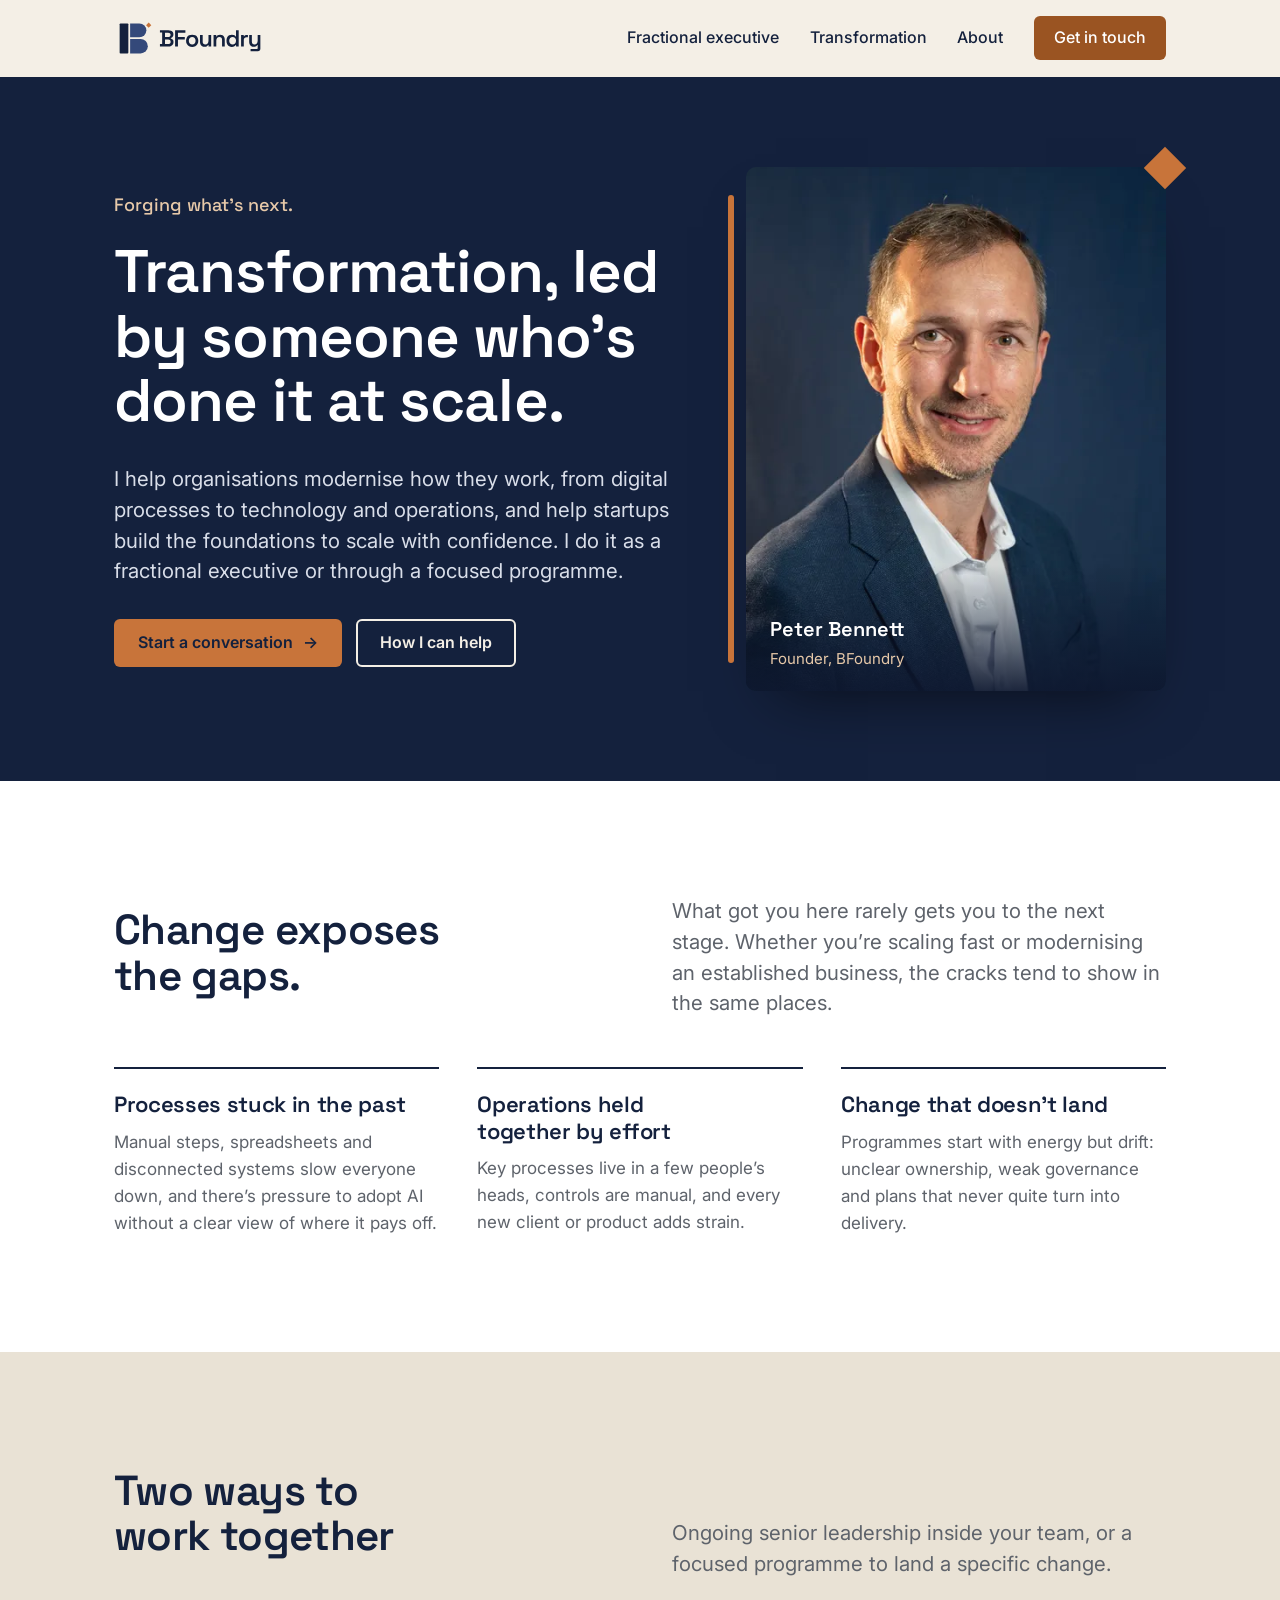
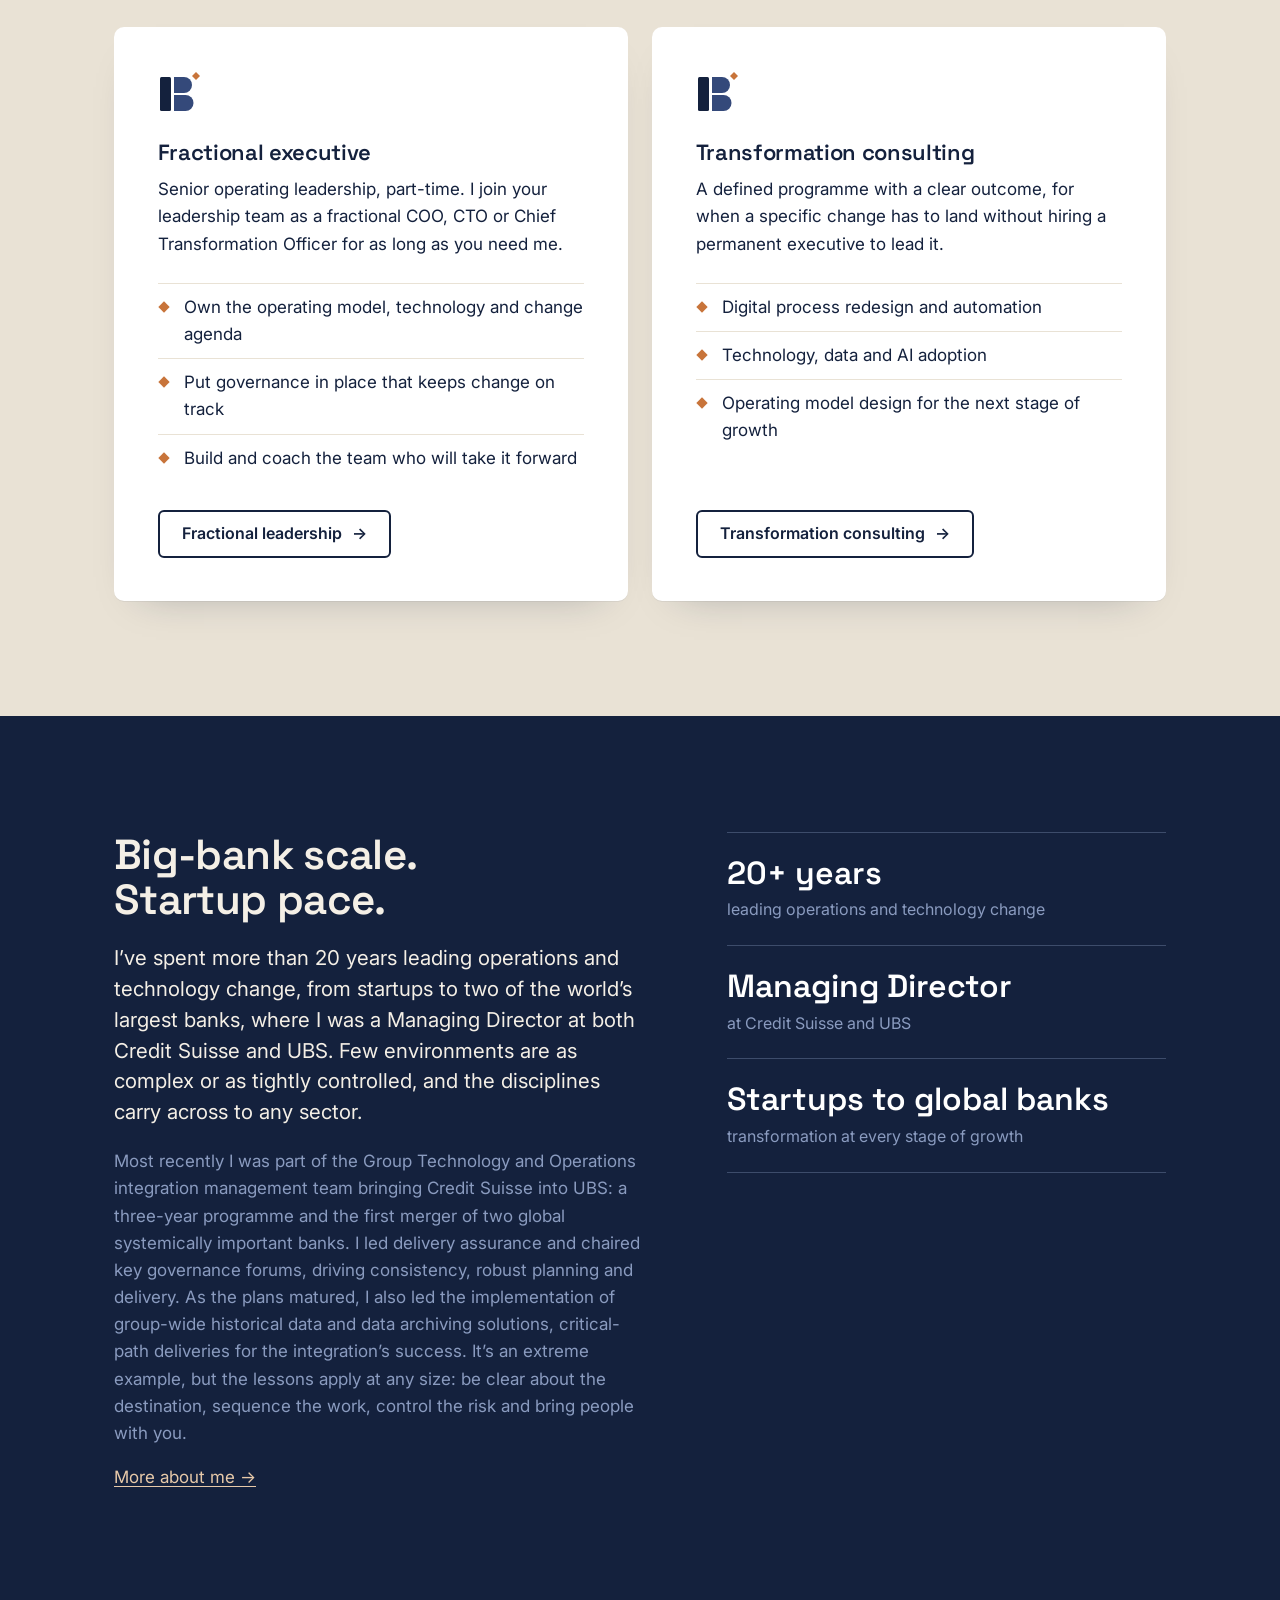
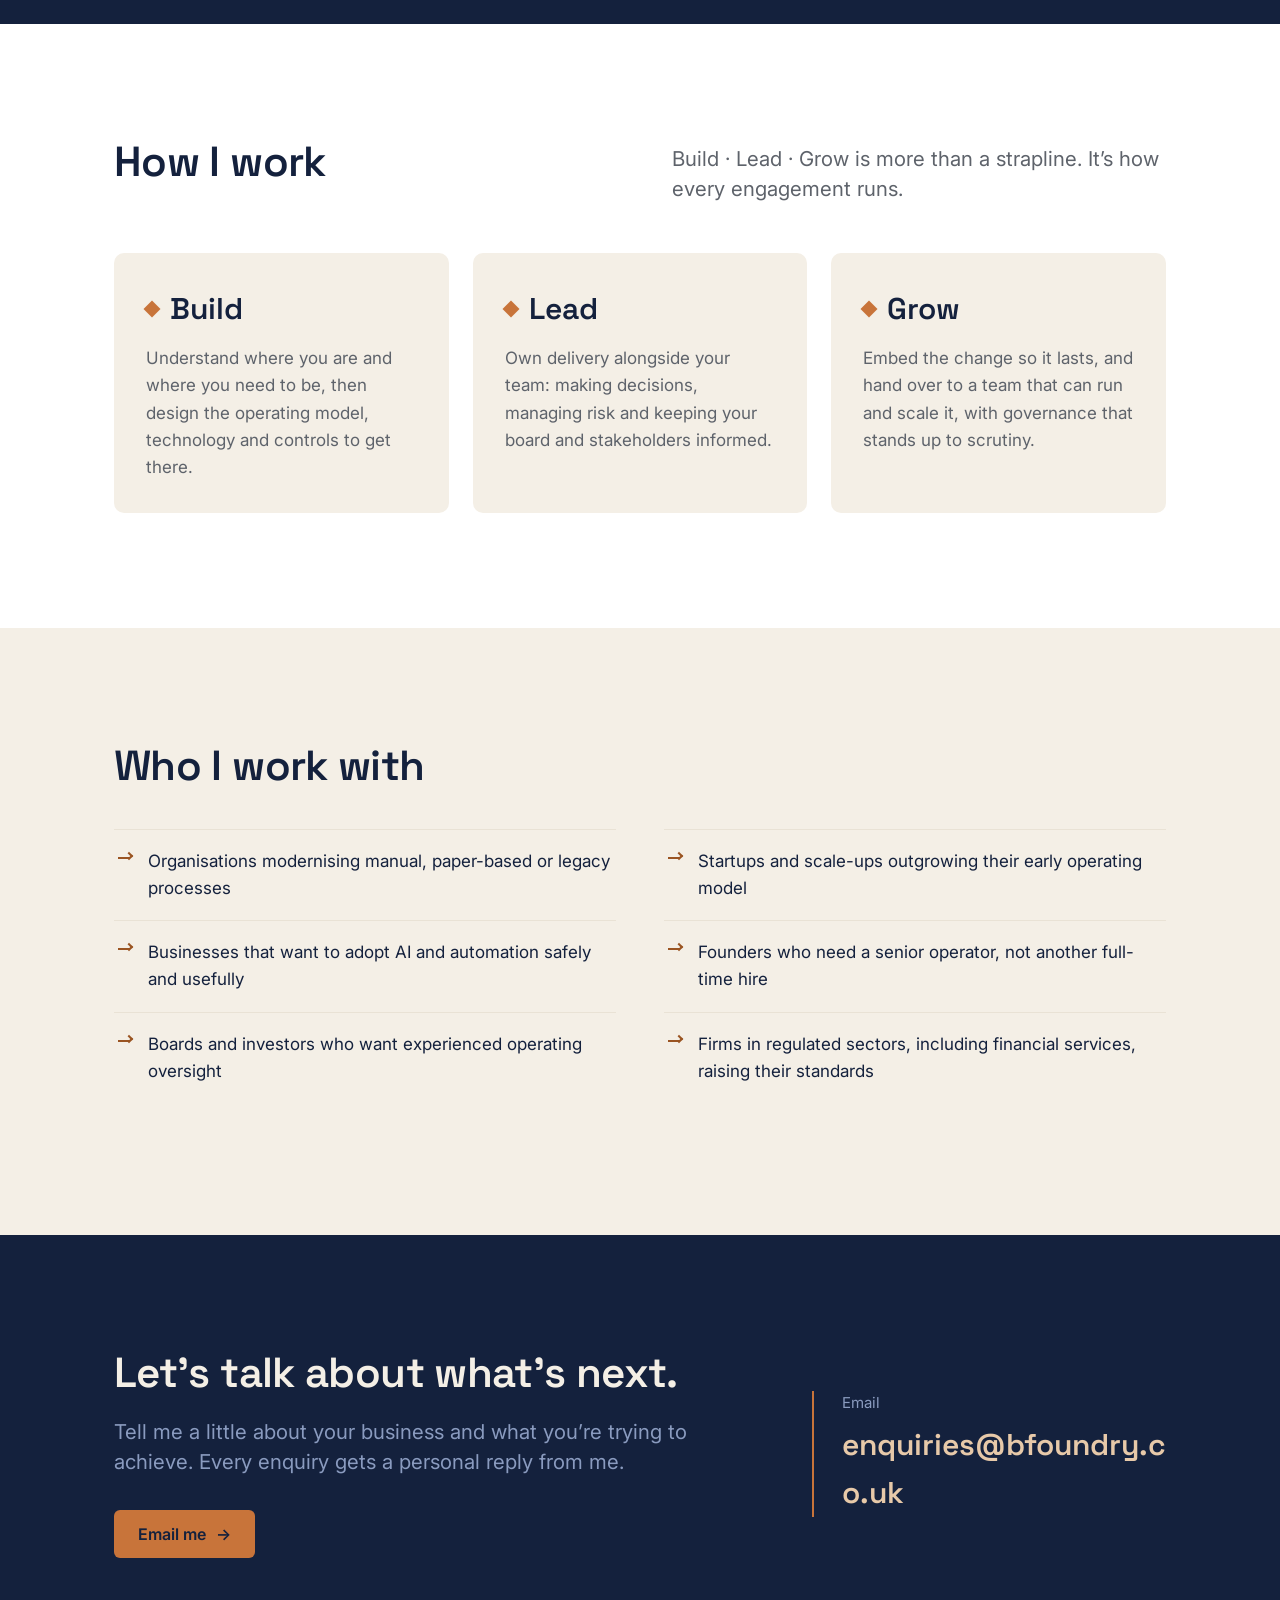
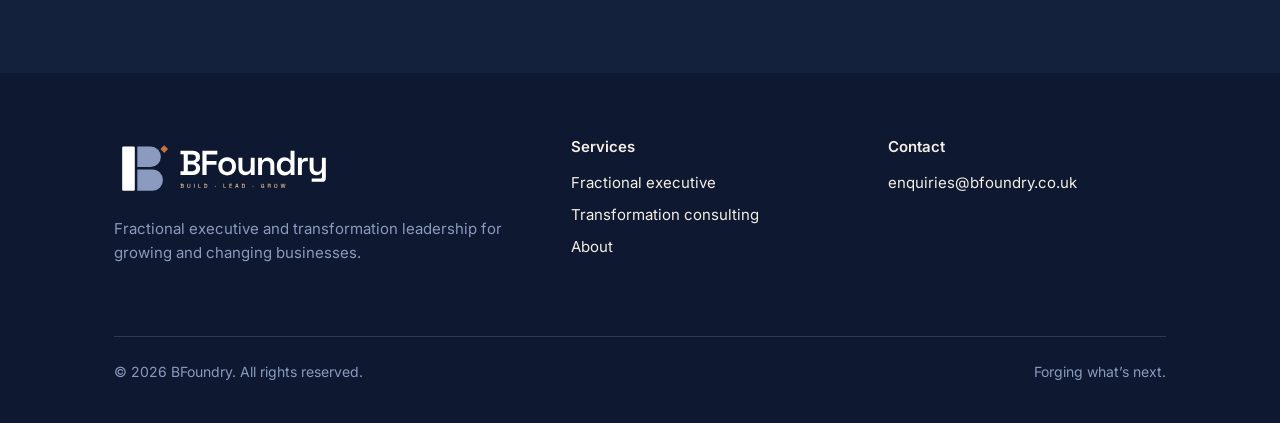
<file: index.html>
<!DOCTYPE html>
<html lang="en-GB" class="no-js">
<head>
<meta charset="utf-8">
<meta name="viewport" content="width=device-width, initial-scale=1">
<title>BFoundry | Fractional executive and digital transformation leadership</title>
<meta name="description" content="Fractional COO, CTO and transformation leadership for organisations modernising their digital processes and startups ready to scale.">
<link rel="canonical" href="https://bfoundry.co.uk/">
<meta property="og:type" content="website">
<meta property="og:site_name" content="BFoundry">
<meta property="og:title" content="BFoundry | Fractional executive and digital transformation leadership">
<meta property="og:description" content="Fractional COO, CTO and transformation leadership for organisations modernising their digital processes and startups ready to scale.">
<meta property="og:url" content="https://bfoundry.co.uk/">
<meta property="og:image" content="https://bfoundry.co.uk/assets/img/og-image.png">
<meta name="twitter:card" content="summary_large_image">
<meta name="theme-color" content="#14213D">
<link rel="icon" href="favicon.ico" sizes="any">
<link rel="icon" href="favicon.svg" type="image/svg+xml">
<link rel="apple-touch-icon" href="apple-touch-icon.png">
<link rel="preconnect" href="https://fonts.googleapis.com">
<link rel="preconnect" href="https://fonts.gstatic.com" crossorigin>
<link rel="stylesheet" href="https://fonts.googleapis.com/css2?family=Inter:wght@400;500;600&family=Space+Grotesk:wght@500;600&display=swap">
<link rel="stylesheet" href="assets/css/site.css">
</head>
<body>
<a class="skip" href="#main">Skip to content</a>
<header class="site-header">
  <div class="wrap">
    <a class="brand" href="index.html" aria-label="BFoundry home"><img src="assets/img/logo.svg" alt="BFoundry" width="152" height="42"></a>
    <button class="menu-btn" type="button" aria-expanded="false" aria-controls="site-nav" aria-label="Menu">
      <svg width="24" height="24" viewBox="0 0 24 24" aria-hidden="true"><path d="M3 7h18M3 12h18M3 17h18" stroke="currentColor" stroke-width="2" stroke-linecap="round"/></svg>
    </button>
    <nav class="nav" id="site-nav" aria-label="Main">
      <a href="fractional-executive.html">Fractional executive</a>
      <a href="transformation.html">Transformation</a>
      <a href="about.html">About</a>
      <a class="btn btn-primary" href="mailto:enquiries@bfoundry.co.uk">Get in touch</a>
    </nav>
  </div>
</header>
<main id="main">
<section class="hero dark">
  <div class="wrap">
    <div>
      <p class="tagline">Forging what’s next.</p>
      <h1>Transformation, led by someone who’s done it at scale.</h1>
      <p class="lede">I help organisations modernise how they work, from digital processes to technology and operations, and help startups build the foundations to scale with confidence. I do it as a fractional executive or through a focused programme.</p>
      <div class="actions">
        <a class="btn btn-primary" href="mailto:enquiries@bfoundry.co.uk?subject=Enquiry%20via%20bfoundry.co.uk">Start a conversation <span class="arrow" aria-hidden="true">&rarr;</span></a>
        <a class="btn btn-ghost" href="#services">How I can help</a>
      </div>
    </div>
    <figure class="hero-portrait">
  <picture>
    <source type="image/webp" srcset="assets/img/peter-480.webp 480w, assets/img/peter-960.webp 960w" sizes="(max-width: 960px) 80vw, 440px">
    <img src="assets/img/peter-960.jpg" srcset="assets/img/peter-480.jpg 480w, assets/img/peter-960.jpg 960w" sizes="(max-width: 960px) 80vw, 440px" alt="Peter Bennett, founder of BFoundry" width="960" height="1440" fetchpriority="high">
  </picture>
  <figcaption><strong>Peter Bennett</strong><span>Founder, BFoundry</span></figcaption>
  <span class="spark" aria-hidden="true"></span>
</figure>
  </div>
</section>

<section class="band white">
  <div class="wrap">
    <div class="section-head reveal">
      <h2>Change exposes the gaps.</h2>
      <p class="lede muted">What got you here rarely gets you to the next stage. Whether you’re scaling fast or modernising an established business, the cracks tend to show in the same places.</p>
    </div>
    <div class="cols-3">
      <div class="point reveal"><h3>Processes stuck in the past</h3><p>Manual steps, spreadsheets and disconnected systems slow everyone down, and there’s pressure to adopt AI without a clear view of where it pays off.</p></div>
      <div class="point reveal"><h3>Operations held together by effort</h3><p>Key processes live in a few people’s heads, controls are manual, and every new client or product adds strain.</p></div>
      <div class="point reveal"><h3>Change that doesn’t land</h3><p>Programmes start with energy but drift: unclear ownership, weak governance and plans that never quite turn into delivery.</p></div>
    </div>
  </div>
</section>

<section class="band linen" id="services">
  <div class="wrap">
    <div class="section-head reveal">
      <h2>Two ways to work together</h2>
      <p class="lede muted">Ongoing senior leadership inside your team, or a focused programme to land a specific change.</p>
    </div>
    <div class="services">
      <article class="service reveal">
        <svg class="icon" viewBox="0 0 44 44" aria-hidden="true"><rect x="2" y="6" width="11" height="34" rx="1.5" fill="#14213D"/><path d="M16 6h10a8 8 0 0 1 0 16H16Z" fill="#34497A"/><path d="M16 24h11.5a8 8 0 0 1 0 16H16Z" fill="#34497A"/><path d="M38 1l4 4-4 4-4-4Z" fill="#C8743A"/></svg>
        <h3>Fractional executive</h3>
        <p>Senior operating leadership, part-time. I join your leadership team as a fractional COO, CTO or Chief Transformation Officer for as long as you need me.</p>
        <ul>
          <li>Own the operating model, technology and change agenda</li>
          <li>Put governance in place that keeps change on track</li>
          <li>Build and coach the team who will take it forward</li>
        </ul>
        <a class="btn btn-ghost" href="fractional-executive.html">Fractional leadership <span class="arrow" aria-hidden="true">&rarr;</span></a>
      </article>
      <article class="service reveal">
        <svg class="icon" viewBox="0 0 44 44" aria-hidden="true"><rect x="2" y="6" width="11" height="34" rx="1.5" fill="#14213D"/><path d="M16 6h10a8 8 0 0 1 0 16H16Z" fill="#34497A"/><path d="M16 24h11.5a8 8 0 0 1 0 16H16Z" fill="#34497A"/><path d="M38 1l4 4-4 4-4-4Z" fill="#C8743A"/></svg>
        <h3>Transformation consulting</h3>
        <p>A defined programme with a clear outcome, for when a specific change has to land without hiring a permanent executive to lead it.</p>
        <ul>
          <li>Digital process redesign and automation</li>
          <li>Technology, data and AI adoption</li>
          <li>Operating model design for the next stage of growth</li>
        </ul>
        <a class="btn btn-ghost" href="transformation.html">Transformation consulting <span class="arrow" aria-hidden="true">&rarr;</span></a>
      </article>
    </div>
  </div>
</section>

<section class="band dark">
  <div class="wrap creds">
    <div class="reveal">
      <h2>Big-bank scale. Startup pace.</h2>
      <p class="lede">I’ve spent more than 20 years leading operations and technology change, from startups to two of the world’s largest banks, where I was a Managing Director at both Credit Suisse and UBS. Few environments are as complex or as tightly controlled, and the disciplines carry across to any sector.</p>
      <p class="muted">Most recently I was part of the Group Technology and Operations integration management team bringing Credit Suisse into UBS: a three-year programme and the first merger of two global systemically important banks. I led delivery assurance and chaired key governance forums, driving consistency, robust planning and delivery. As the plans matured, I also led the implementation of group-wide historical data and data archiving solutions, critical-path deliveries for the integration’s success. It’s an extreme example, but the lessons apply at any size: be clear about the destination, sequence the work, control the risk and bring people with you.</p>
      <p><a href="about.html">More about me <span class="arrow" aria-hidden="true">&rarr;</span></a></p>
    </div>
    <dl class="facts reveal">
      <div class="fact"><dt>20+ years</dt><dd>leading operations and technology change</dd></div>
      <div class="fact"><dt>Managing Director</dt><dd>at Credit Suisse and UBS</dd></div>
      <div class="fact"><dt>Startups to global banks</dt><dd>transformation at every stage of growth</dd></div>
    </dl>
  </div>
</section>

<section class="band white">
  <div class="wrap">
    <div class="section-head reveal">
      <h2>How I work</h2>
      <p class="lede muted">Build · Lead · Grow is more than a strapline. It’s how every engagement runs.</p>
    </div>
    <div class="steps">
      <div class="step reveal"><div class="word">Build</div><p>Understand where you are and where you need to be, then design the operating model, technology and controls to get there.</p></div>
      <div class="step reveal"><div class="word">Lead</div><p>Own delivery alongside your team: making decisions, managing risk and keeping your board and stakeholders informed.</p></div>
      <div class="step reveal"><div class="word">Grow</div><p>Embed the change so it lasts, and hand over to a team that can run and scale it, with governance that stands up to scrutiny.</p></div>
    </div>
  </div>
</section>

<section class="band">
  <div class="wrap">
    <h2 class="reveal">Who I work with</h2>
    <ul class="fit reveal">
      <li>Organisations modernising manual, paper-based or legacy processes</li>
      <li>Startups and scale-ups outgrowing their early operating model</li>
      <li>Businesses that want to adopt AI and automation safely and usefully</li>
      <li>Founders who need a senior operator, not another full-time hire</li>
      <li>Boards and investors who want experienced operating oversight</li>
      <li>Firms in regulated sectors, including financial services, raising their standards</li>
    </ul>
  </div>
</section>
<section class="band dark cta" id="contact">
  <div class="wrap">
    <div class="reveal">
      <h2>Let’s talk about what’s next.</h2>
      <p class="lede muted">Tell me a little about your business and what you’re trying to achieve. Every enquiry gets a personal reply from me.</p>
      <div class="actions"><a class="btn btn-primary" href="mailto:enquiries@bfoundry.co.uk?subject=Enquiry%20via%20bfoundry.co.uk">Email me <span class="arrow" aria-hidden="true">&rarr;</span></a></div>
    </div>
    <div class="cta-box reveal">
      <p>Email</p>
      <a class="email" href="mailto:enquiries@bfoundry.co.uk">enquiries@bfoundry.co.uk</a>
    </div>
  </div>
</section>
</main>
<footer class="site-footer">
  <div class="wrap">
    <div>
      <img src="assets/img/logo-reversed-descriptor.svg" alt="BFoundry: Build, Lead, Grow" width="220" height="61">
      <p>Fractional executive and transformation leadership for growing and changing businesses.</p>
    </div>
    <div>
      <h4>Services</h4>
      <ul>
        <li><a href="fractional-executive.html">Fractional executive</a></li>
        <li><a href="transformation.html">Transformation consulting</a></li>
        <li><a href="about.html">About</a></li>
      </ul>
    </div>
    <div>
      <h4>Contact</h4>
      <ul>
        <li><a href="mailto:enquiries@bfoundry.co.uk">enquiries@bfoundry.co.uk</a></li>
      </ul>
    </div>
    <div class="legal">
      <span>&copy; <span id="year">2026</span> BFoundry. All rights reserved.</span>
      <span>Forging what’s next.</span>
    </div>
  </div>
</footer>
<script src="assets/js/site.js" defer></script>
</body>
</html>
</file>
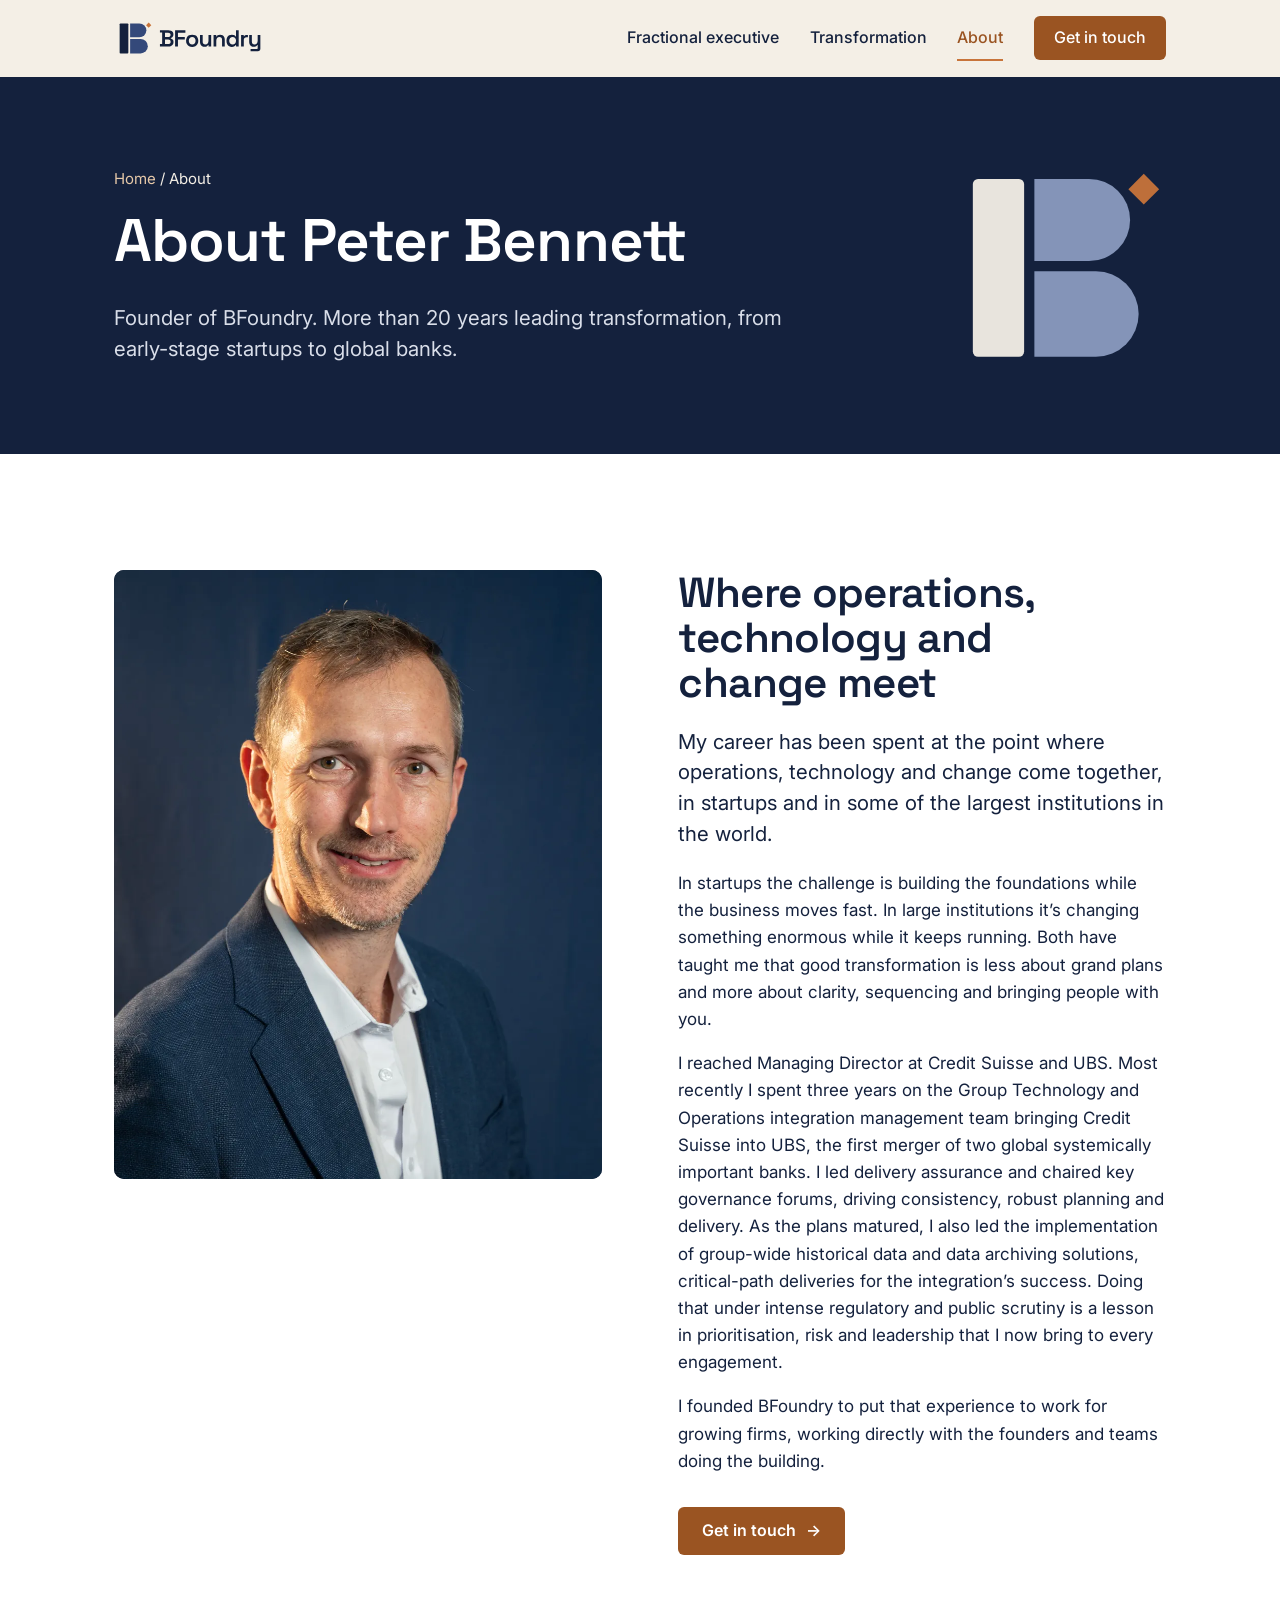
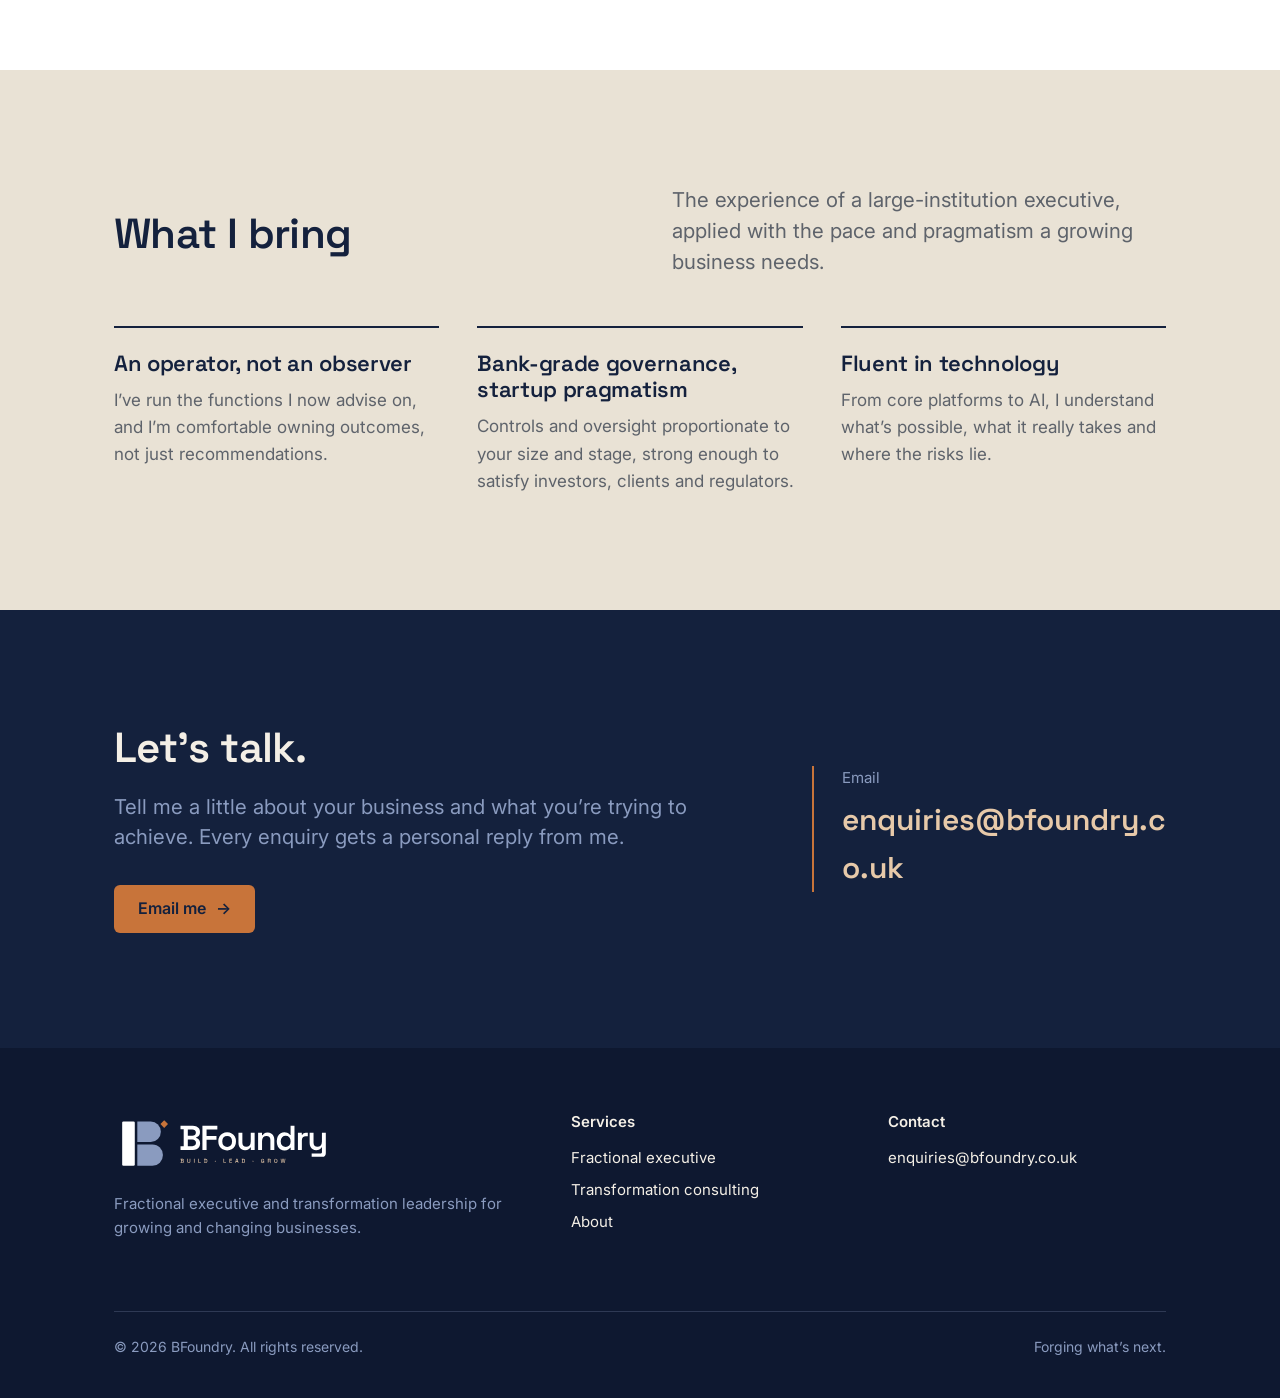
<file: about.html>
<!DOCTYPE html>
<html lang="en-GB" class="no-js">
<head>
<meta charset="utf-8">
<meta name="viewport" content="width=device-width, initial-scale=1">
<title>About Peter Bennett | BFoundry</title>
<meta name="description" content="Peter Bennett founded BFoundry after more than 20 years leading operations and technology transformation, including as Managing Director at Credit Suisse and UBS.">
<link rel="canonical" href="https://bfoundry.co.uk/about.html">
<meta property="og:type" content="website">
<meta property="og:site_name" content="BFoundry">
<meta property="og:title" content="About Peter Bennett | BFoundry">
<meta property="og:description" content="Peter Bennett founded BFoundry after more than 20 years leading operations and technology transformation, including as Managing Director at Credit Suisse and UBS.">
<meta property="og:url" content="https://bfoundry.co.uk/about.html">
<meta property="og:image" content="https://bfoundry.co.uk/assets/img/og-image.png">
<meta name="twitter:card" content="summary_large_image">
<meta name="theme-color" content="#14213D">
<link rel="icon" href="favicon.ico" sizes="any">
<link rel="icon" href="favicon.svg" type="image/svg+xml">
<link rel="apple-touch-icon" href="apple-touch-icon.png">
<link rel="preconnect" href="https://fonts.googleapis.com">
<link rel="preconnect" href="https://fonts.gstatic.com" crossorigin>
<link rel="stylesheet" href="https://fonts.googleapis.com/css2?family=Inter:wght@400;500;600&family=Space+Grotesk:wght@500;600&display=swap">
<link rel="stylesheet" href="assets/css/site.css">
</head>
<body>
<a class="skip" href="#main">Skip to content</a>
<header class="site-header">
  <div class="wrap">
    <a class="brand" href="index.html" aria-label="BFoundry home"><img src="assets/img/logo.svg" alt="BFoundry" width="152" height="42"></a>
    <button class="menu-btn" type="button" aria-expanded="false" aria-controls="site-nav" aria-label="Menu">
      <svg width="24" height="24" viewBox="0 0 24 24" aria-hidden="true"><path d="M3 7h18M3 12h18M3 17h18" stroke="currentColor" stroke-width="2" stroke-linecap="round"/></svg>
    </button>
    <nav class="nav" id="site-nav" aria-label="Main">
      <a href="fractional-executive.html">Fractional executive</a>
      <a href="transformation.html">Transformation</a>
      <a href="about.html" aria-current="page">About</a>
      <a class="btn btn-primary" href="mailto:enquiries@bfoundry.co.uk">Get in touch</a>
    </nav>
  </div>
</header>
<main id="main">
<section class="page-hero dark">
  <div class="wrap">
    <div>
      <p class="crumb"><a href="index.html">Home</a> <span aria-hidden="true">/</span> About</p>
      <h1>About Peter Bennett</h1>
      <p class="lede">Founder of BFoundry. More than 20 years leading transformation, from early-stage startups to global banks.</p>
    </div>
    <svg class="glyph" viewBox="4 1 117 116" aria-hidden="true"><rect x="8" y="8" width="30" height="104" rx="3" fill="#F4EFE6"/><path d="M44 8H76A24 24 0 0 1 76 56H44Z" fill="#8A9BBF"/><path d="M44 62H80A25 25 0 0 1 80 112H44Z" fill="#8A9BBF"/><path d="M108 5L117 14L108 23L99 14Z" fill="#C8743A"/></svg>
  </div>
</section>

<section class="band white">
  <div class="wrap split">
    <div class="portrait reveal">
      <picture>
        <source type="image/webp" srcset="assets/img/peter-480.webp 480w, assets/img/peter-960.webp 960w" sizes="(max-width: 960px) 90vw, 540px">
        <img src="assets/img/peter-960.jpg" srcset="assets/img/peter-480.jpg 480w, assets/img/peter-960.jpg 960w" sizes="(max-width: 960px) 90vw, 540px" alt="Portrait of Peter Bennett, founder of BFoundry" width="960" height="1440" loading="lazy">
      </picture>
    </div>
    <div class="reveal">
      <h2>Where operations, technology and change meet</h2>
      <p class="lede">My career has been spent at the point where operations, technology and change come together, in startups and in some of the largest institutions in the world.</p>
      <p>In startups the challenge is building the foundations while the business moves fast. In large institutions it’s changing something enormous while it keeps running. Both have taught me that good transformation is less about grand plans and more about clarity, sequencing and bringing people with you.</p>
      <p>I reached Managing Director at Credit Suisse and UBS. Most recently I spent three years on the Group Technology and Operations integration management team bringing Credit Suisse into UBS, the first merger of two global systemically important banks. I led delivery assurance and chaired key governance forums, driving consistency, robust planning and delivery. As the plans matured, I also led the implementation of group-wide historical data and data archiving solutions, critical-path deliveries for the integration’s success. Doing that under intense regulatory and public scrutiny is a lesson in prioritisation, risk and leadership that I now bring to every engagement.</p>
      <p>I founded BFoundry to put that experience to work for growing firms, working directly with the founders and teams doing the building.</p>
      <div class="actions"><a class="btn btn-primary" href="mailto:enquiries@bfoundry.co.uk">Get in touch <span class="arrow" aria-hidden="true">&rarr;</span></a></div>
    </div>
  </div>
</section>

<section class="band linen">
  <div class="wrap">
    <div class="section-head reveal">
      <h2>What I bring</h2>
      <p class="lede muted">The experience of a large-institution executive, applied with the pace and pragmatism a growing business needs.</p>
    </div>
    <div class="cols-3">
      <div class="point reveal"><h3>An operator, not an observer</h3><p>I’ve run the functions I now advise on, and I’m comfortable owning outcomes, not just recommendations.</p></div>
      <div class="point reveal"><h3>Bank-grade governance, startup pragmatism</h3><p>Controls and oversight proportionate to your size and stage, strong enough to satisfy investors, clients and regulators.</p></div>
      <div class="point reveal"><h3>Fluent in technology</h3><p>From core platforms to AI, I understand what’s possible, what it really takes and where the risks lie.</p></div>
    </div>
  </div>
</section>
<section class="band dark cta" id="contact">
  <div class="wrap">
    <div class="reveal">
      <h2>Let’s talk.</h2>
      <p class="lede muted">Tell me a little about your business and what you’re trying to achieve. Every enquiry gets a personal reply from me.</p>
      <div class="actions"><a class="btn btn-primary" href="mailto:enquiries@bfoundry.co.uk?subject=Enquiry%20via%20bfoundry.co.uk">Email me <span class="arrow" aria-hidden="true">&rarr;</span></a></div>
    </div>
    <div class="cta-box reveal">
      <p>Email</p>
      <a class="email" href="mailto:enquiries@bfoundry.co.uk">enquiries@bfoundry.co.uk</a>
    </div>
  </div>
</section>
</main>
<footer class="site-footer">
  <div class="wrap">
    <div>
      <img src="assets/img/logo-reversed-descriptor.svg" alt="BFoundry: Build, Lead, Grow" width="220" height="61">
      <p>Fractional executive and transformation leadership for growing and changing businesses.</p>
    </div>
    <div>
      <h4>Services</h4>
      <ul>
        <li><a href="fractional-executive.html">Fractional executive</a></li>
        <li><a href="transformation.html">Transformation consulting</a></li>
        <li><a href="about.html">About</a></li>
      </ul>
    </div>
    <div>
      <h4>Contact</h4>
      <ul>
        <li><a href="mailto:enquiries@bfoundry.co.uk">enquiries@bfoundry.co.uk</a></li>
      </ul>
    </div>
    <div class="legal">
      <span>&copy; <span id="year">2026</span> BFoundry. All rights reserved.</span>
      <span>Forging what’s next.</span>
    </div>
  </div>
</footer>
<script src="assets/js/site.js" defer></script>
</body>
</html>
</file>
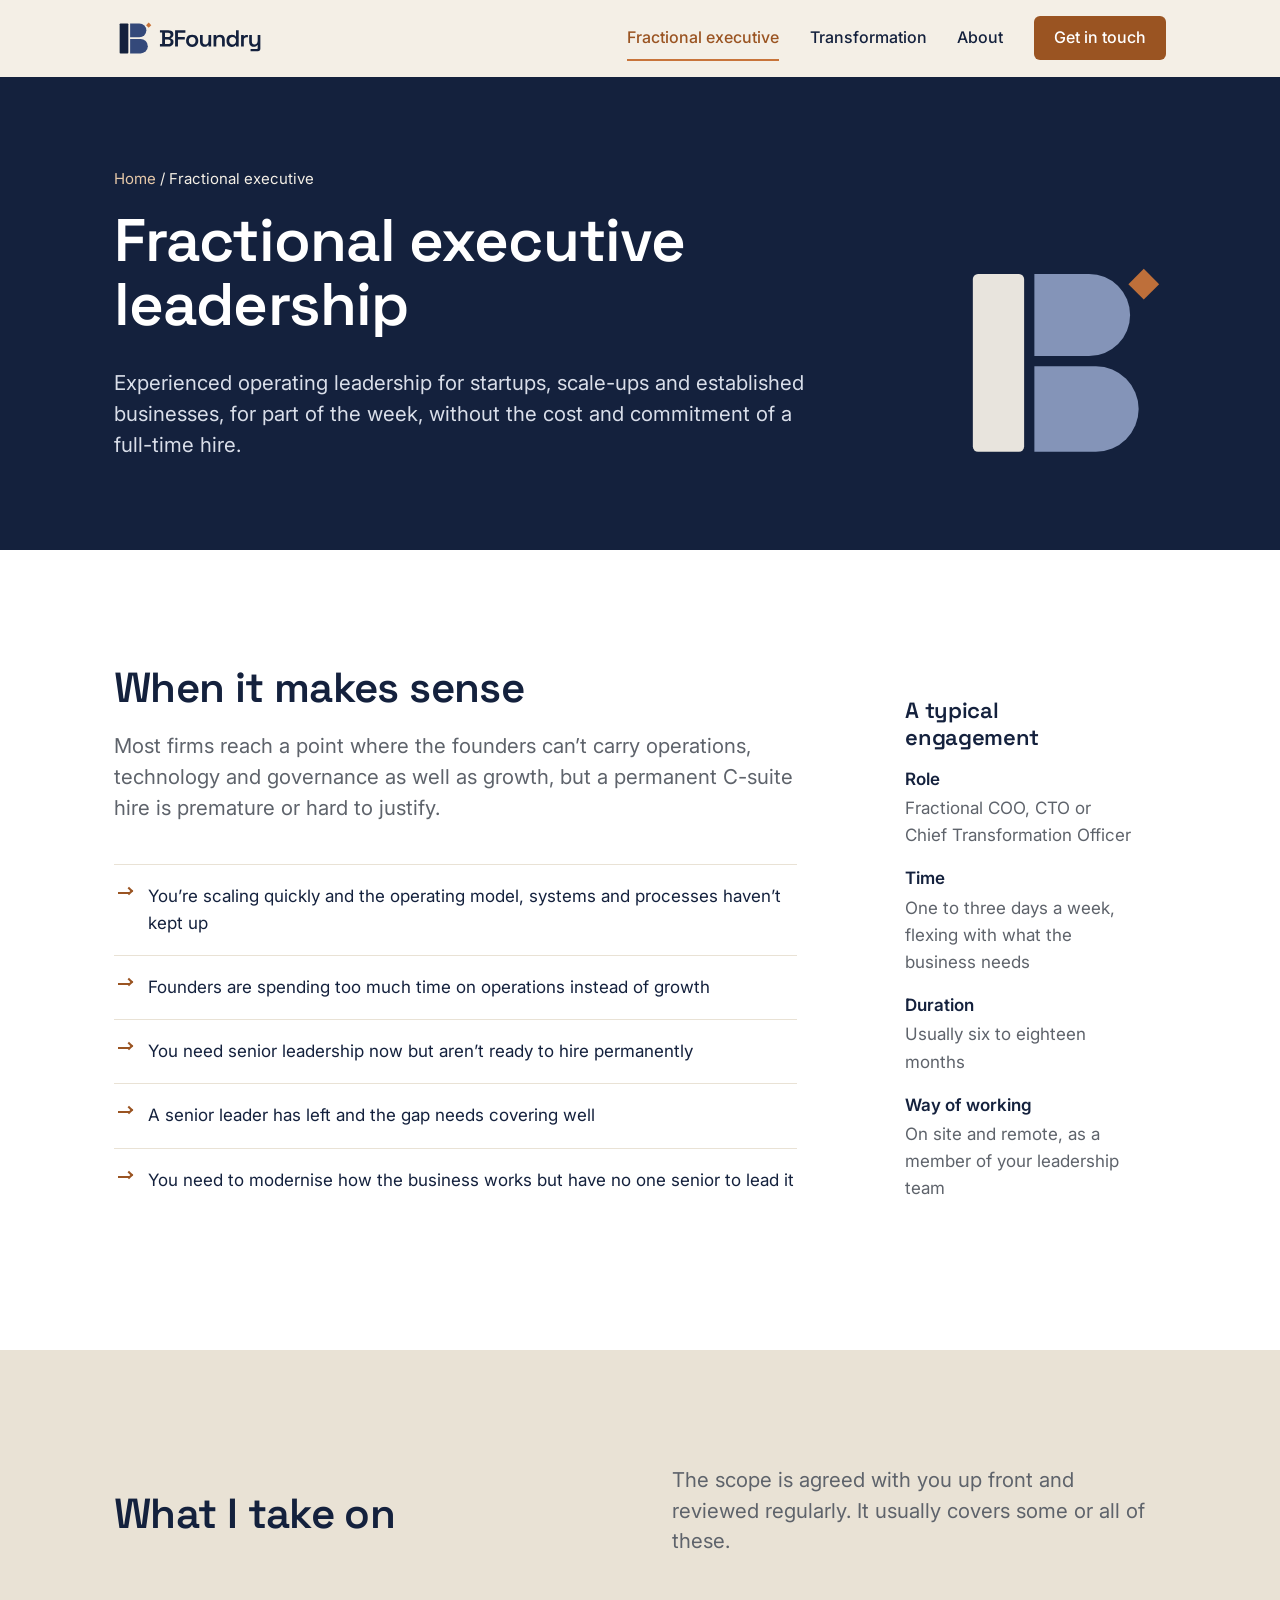
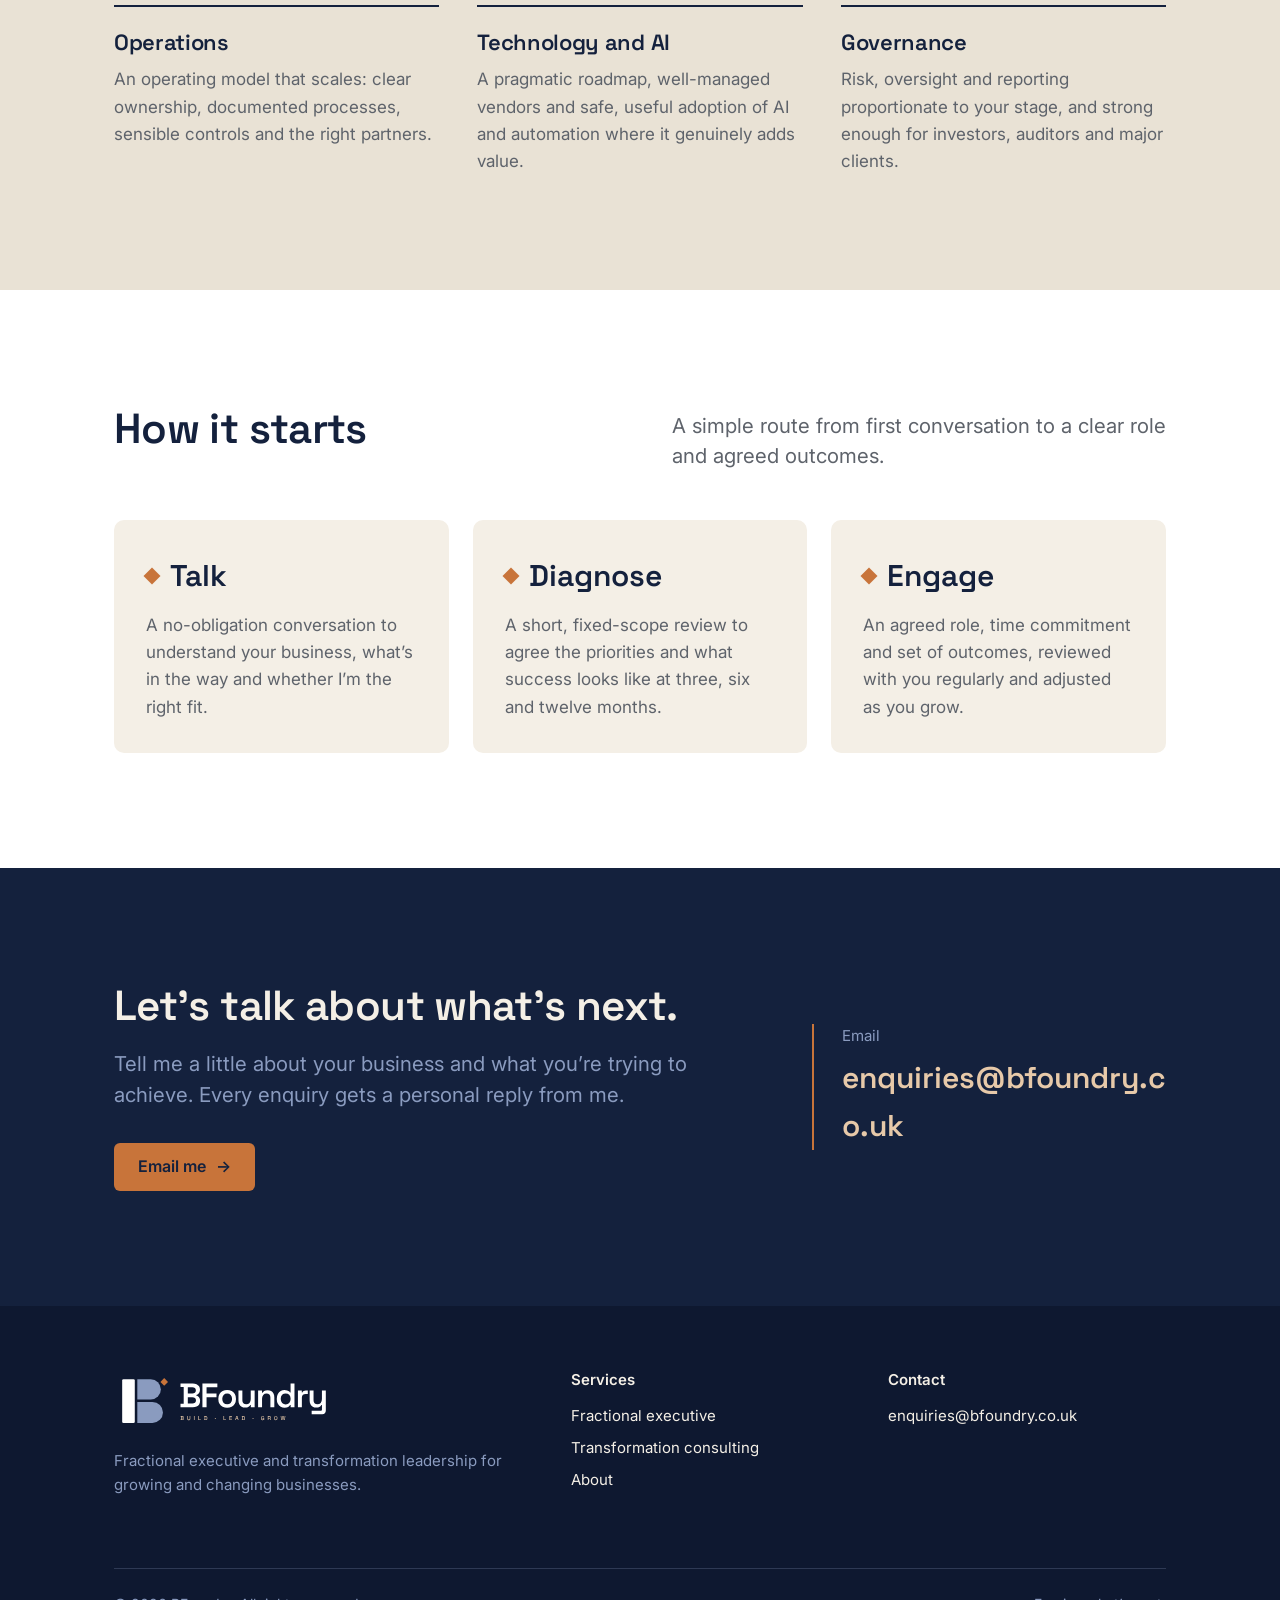
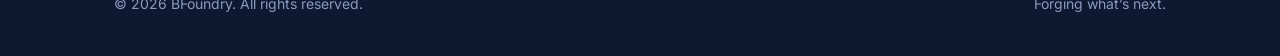
<file: fractional-executive.html>
<!DOCTYPE html>
<html lang="en-GB" class="no-js">
<head>
<meta charset="utf-8">
<meta name="viewport" content="width=device-width, initial-scale=1">
<title>Fractional executive leadership | BFoundry</title>
<meta name="description" content="Fractional COO, CTO and Chief Transformation Officer support for startups, scale-ups and businesses transforming how they work.">
<link rel="canonical" href="https://bfoundry.co.uk/fractional-executive.html">
<meta property="og:type" content="website">
<meta property="og:site_name" content="BFoundry">
<meta property="og:title" content="Fractional executive leadership | BFoundry">
<meta property="og:description" content="Fractional COO, CTO and Chief Transformation Officer support for startups, scale-ups and businesses transforming how they work.">
<meta property="og:url" content="https://bfoundry.co.uk/fractional-executive.html">
<meta property="og:image" content="https://bfoundry.co.uk/assets/img/og-image.png">
<meta name="twitter:card" content="summary_large_image">
<meta name="theme-color" content="#14213D">
<link rel="icon" href="favicon.ico" sizes="any">
<link rel="icon" href="favicon.svg" type="image/svg+xml">
<link rel="apple-touch-icon" href="apple-touch-icon.png">
<link rel="preconnect" href="https://fonts.googleapis.com">
<link rel="preconnect" href="https://fonts.gstatic.com" crossorigin>
<link rel="stylesheet" href="https://fonts.googleapis.com/css2?family=Inter:wght@400;500;600&family=Space+Grotesk:wght@500;600&display=swap">
<link rel="stylesheet" href="assets/css/site.css">
</head>
<body>
<a class="skip" href="#main">Skip to content</a>
<header class="site-header">
  <div class="wrap">
    <a class="brand" href="index.html" aria-label="BFoundry home"><img src="assets/img/logo.svg" alt="BFoundry" width="152" height="42"></a>
    <button class="menu-btn" type="button" aria-expanded="false" aria-controls="site-nav" aria-label="Menu">
      <svg width="24" height="24" viewBox="0 0 24 24" aria-hidden="true"><path d="M3 7h18M3 12h18M3 17h18" stroke="currentColor" stroke-width="2" stroke-linecap="round"/></svg>
    </button>
    <nav class="nav" id="site-nav" aria-label="Main">
      <a href="fractional-executive.html" aria-current="page">Fractional executive</a>
      <a href="transformation.html">Transformation</a>
      <a href="about.html">About</a>
      <a class="btn btn-primary" href="mailto:enquiries@bfoundry.co.uk">Get in touch</a>
    </nav>
  </div>
</header>
<main id="main">
<section class="page-hero dark">
  <div class="wrap">
    <div>
      <p class="crumb"><a href="index.html">Home</a> <span aria-hidden="true">/</span> Fractional executive</p>
      <h1>Fractional executive leadership</h1>
      <p class="lede">Experienced operating leadership for startups, scale-ups and established businesses, for part of the week, without the cost and commitment of a full-time hire.</p>
    </div>
    <svg class="glyph" viewBox="4 1 117 116" aria-hidden="true"><rect x="8" y="8" width="30" height="104" rx="3" fill="#F4EFE6"/><path d="M44 8H76A24 24 0 0 1 76 56H44Z" fill="#8A9BBF"/><path d="M44 62H80A25 25 0 0 1 80 112H44Z" fill="#8A9BBF"/><path d="M108 5L117 14L108 23L99 14Z" fill="#C8743A"/></svg>
  </div>
</section>

<section class="band white">
  <div class="wrap split wide-left">
    <div class="reveal">
      <h2>When it makes sense</h2>
      <p class="lede muted">Most firms reach a point where the founders can’t carry operations, technology and governance as well as growth, but a permanent C-suite hire is premature or hard to justify.</p>
      <ul class="fit" style="grid-template-columns:minmax(0,1fr)">
        <li>You’re scaling quickly and the operating model, systems and processes haven’t kept up</li>
        <li>Founders are spending too much time on operations instead of growth</li>
        <li>You need senior leadership now but aren’t ready to hire permanently</li>
        <li>A senior leader has left and the gap needs covering well</li>
        <li>You need to modernise how the business works but have no one senior to lead it</li>
      </ul>
    </div>
    <aside class="aside-card reveal">
      <h3>A typical engagement</h3>
      <dl>
        <dt>Role</dt><dd>Fractional COO, CTO or Chief Transformation Officer</dd>
        <dt>Time</dt><dd>One to three days a week, flexing with what the business needs</dd>
        <dt>Duration</dt><dd>Usually six to eighteen months</dd>
        <dt>Way of working</dt><dd>On site and remote, as a member of your leadership team</dd>
      </dl>
    </aside>
  </div>
</section>

<section class="band linen">
  <div class="wrap">
    <div class="section-head reveal">
      <h2>What I take on</h2>
      <p class="lede muted">The scope is agreed with you up front and reviewed regularly. It usually covers some or all of these.</p>
    </div>
    <div class="cols-3">
      <div class="point reveal"><h3>Operations</h3><p>An operating model that scales: clear ownership, documented processes, sensible controls and the right partners.</p></div>
      <div class="point reveal"><h3>Technology and AI</h3><p>A pragmatic roadmap, well-managed vendors and safe, useful adoption of AI and automation where it genuinely adds value.</p></div>
      <div class="point reveal"><h3>Governance</h3><p>Risk, oversight and reporting proportionate to your stage, and strong enough for investors, auditors and major clients.</p></div>
    </div>
  </div>
</section>

<section class="band white">
  <div class="wrap">
    <div class="section-head reveal">
      <h2>How it starts</h2>
      <p class="lede muted">A simple route from first conversation to a clear role and agreed outcomes.</p>
    </div>
    <div class="steps">
      <div class="step reveal"><div class="word">Talk</div><p>A no-obligation conversation to understand your business, what’s in the way and whether I’m the right fit.</p></div>
      <div class="step reveal"><div class="word">Diagnose</div><p>A short, fixed-scope review to agree the priorities and what success looks like at three, six and twelve months.</p></div>
      <div class="step reveal"><div class="word">Engage</div><p>An agreed role, time commitment and set of outcomes, reviewed with you regularly and adjusted as you grow.</p></div>
    </div>
  </div>
</section>
<section class="band dark cta" id="contact">
  <div class="wrap">
    <div class="reveal">
      <h2>Let’s talk about what’s next.</h2>
      <p class="lede muted">Tell me a little about your business and what you’re trying to achieve. Every enquiry gets a personal reply from me.</p>
      <div class="actions"><a class="btn btn-primary" href="mailto:enquiries@bfoundry.co.uk?subject=Enquiry%20via%20bfoundry.co.uk">Email me <span class="arrow" aria-hidden="true">&rarr;</span></a></div>
    </div>
    <div class="cta-box reveal">
      <p>Email</p>
      <a class="email" href="mailto:enquiries@bfoundry.co.uk">enquiries@bfoundry.co.uk</a>
    </div>
  </div>
</section>
</main>
<footer class="site-footer">
  <div class="wrap">
    <div>
      <img src="assets/img/logo-reversed-descriptor.svg" alt="BFoundry: Build, Lead, Grow" width="220" height="61">
      <p>Fractional executive and transformation leadership for growing and changing businesses.</p>
    </div>
    <div>
      <h4>Services</h4>
      <ul>
        <li><a href="fractional-executive.html">Fractional executive</a></li>
        <li><a href="transformation.html">Transformation consulting</a></li>
        <li><a href="about.html">About</a></li>
      </ul>
    </div>
    <div>
      <h4>Contact</h4>
      <ul>
        <li><a href="mailto:enquiries@bfoundry.co.uk">enquiries@bfoundry.co.uk</a></li>
      </ul>
    </div>
    <div class="legal">
      <span>&copy; <span id="year">2026</span> BFoundry. All rights reserved.</span>
      <span>Forging what’s next.</span>
    </div>
  </div>
</footer>
<script src="assets/js/site.js" defer></script>
</body>
</html>
</file>
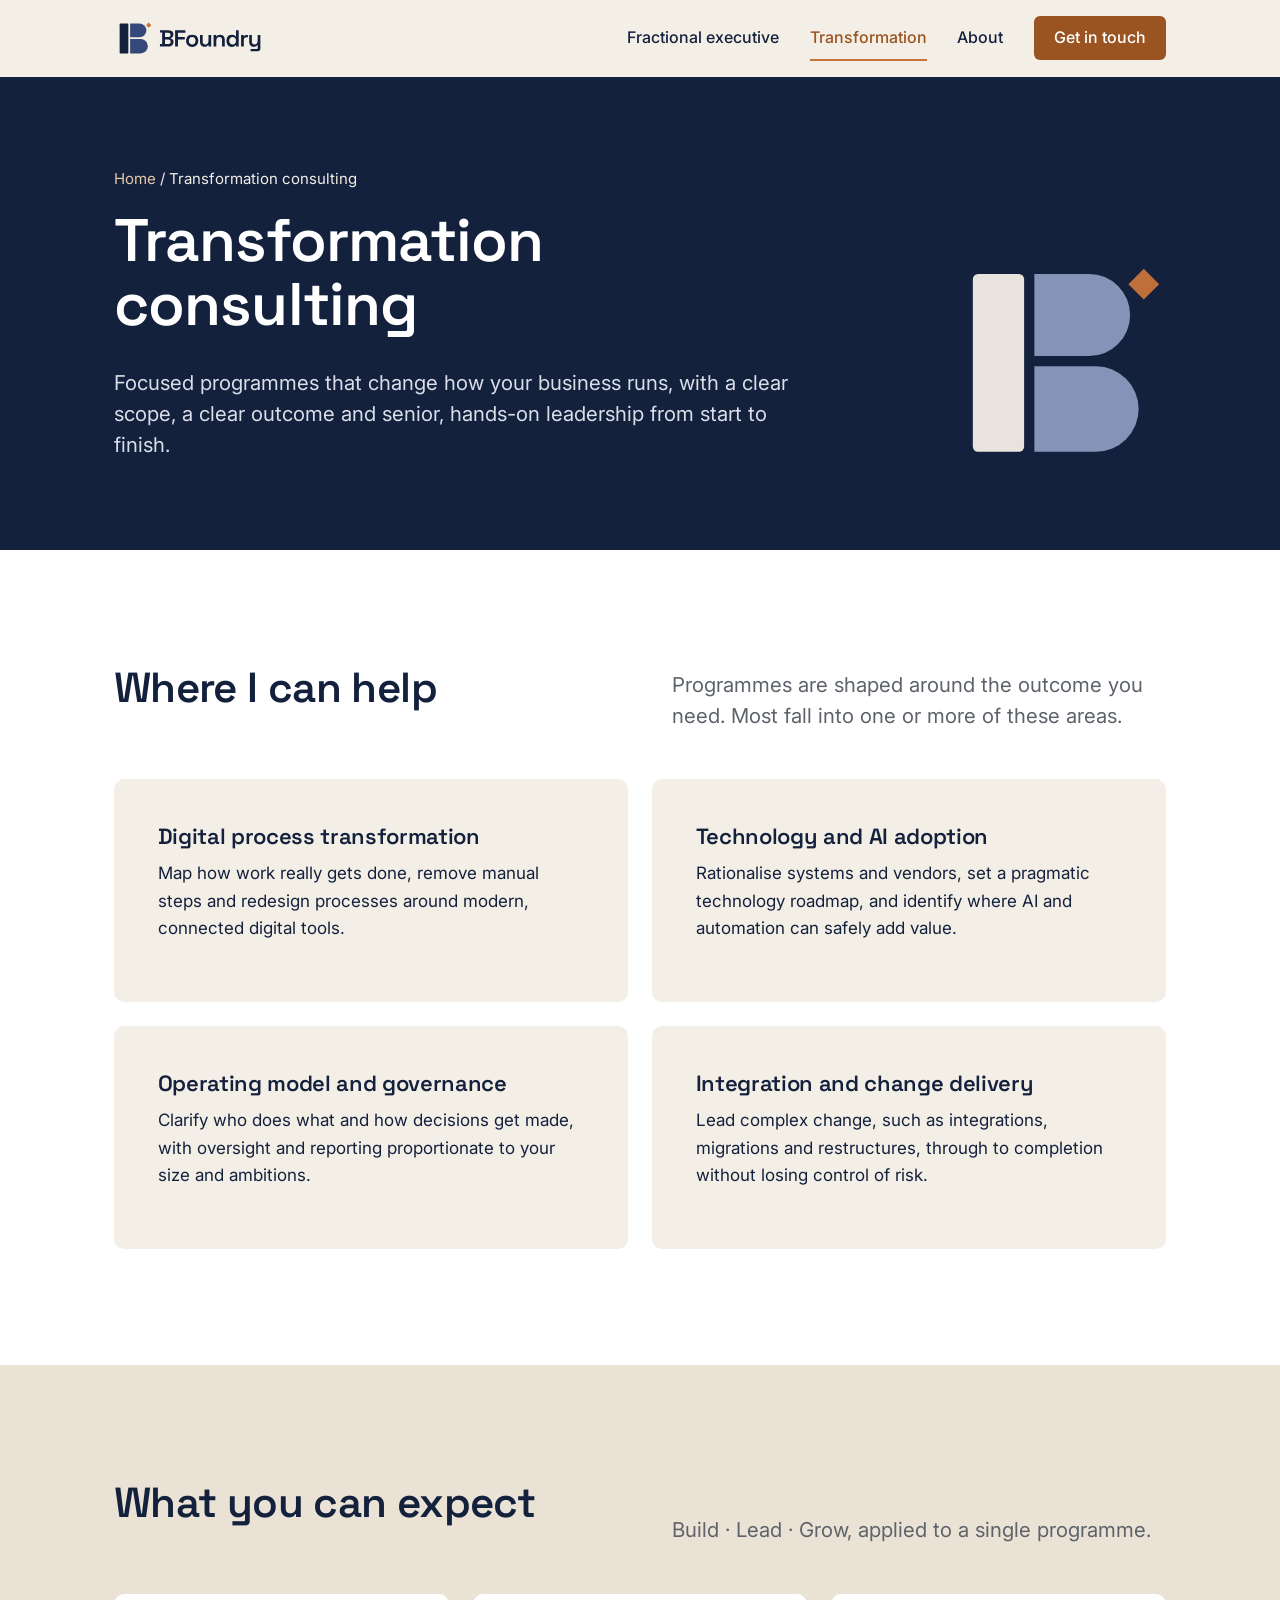
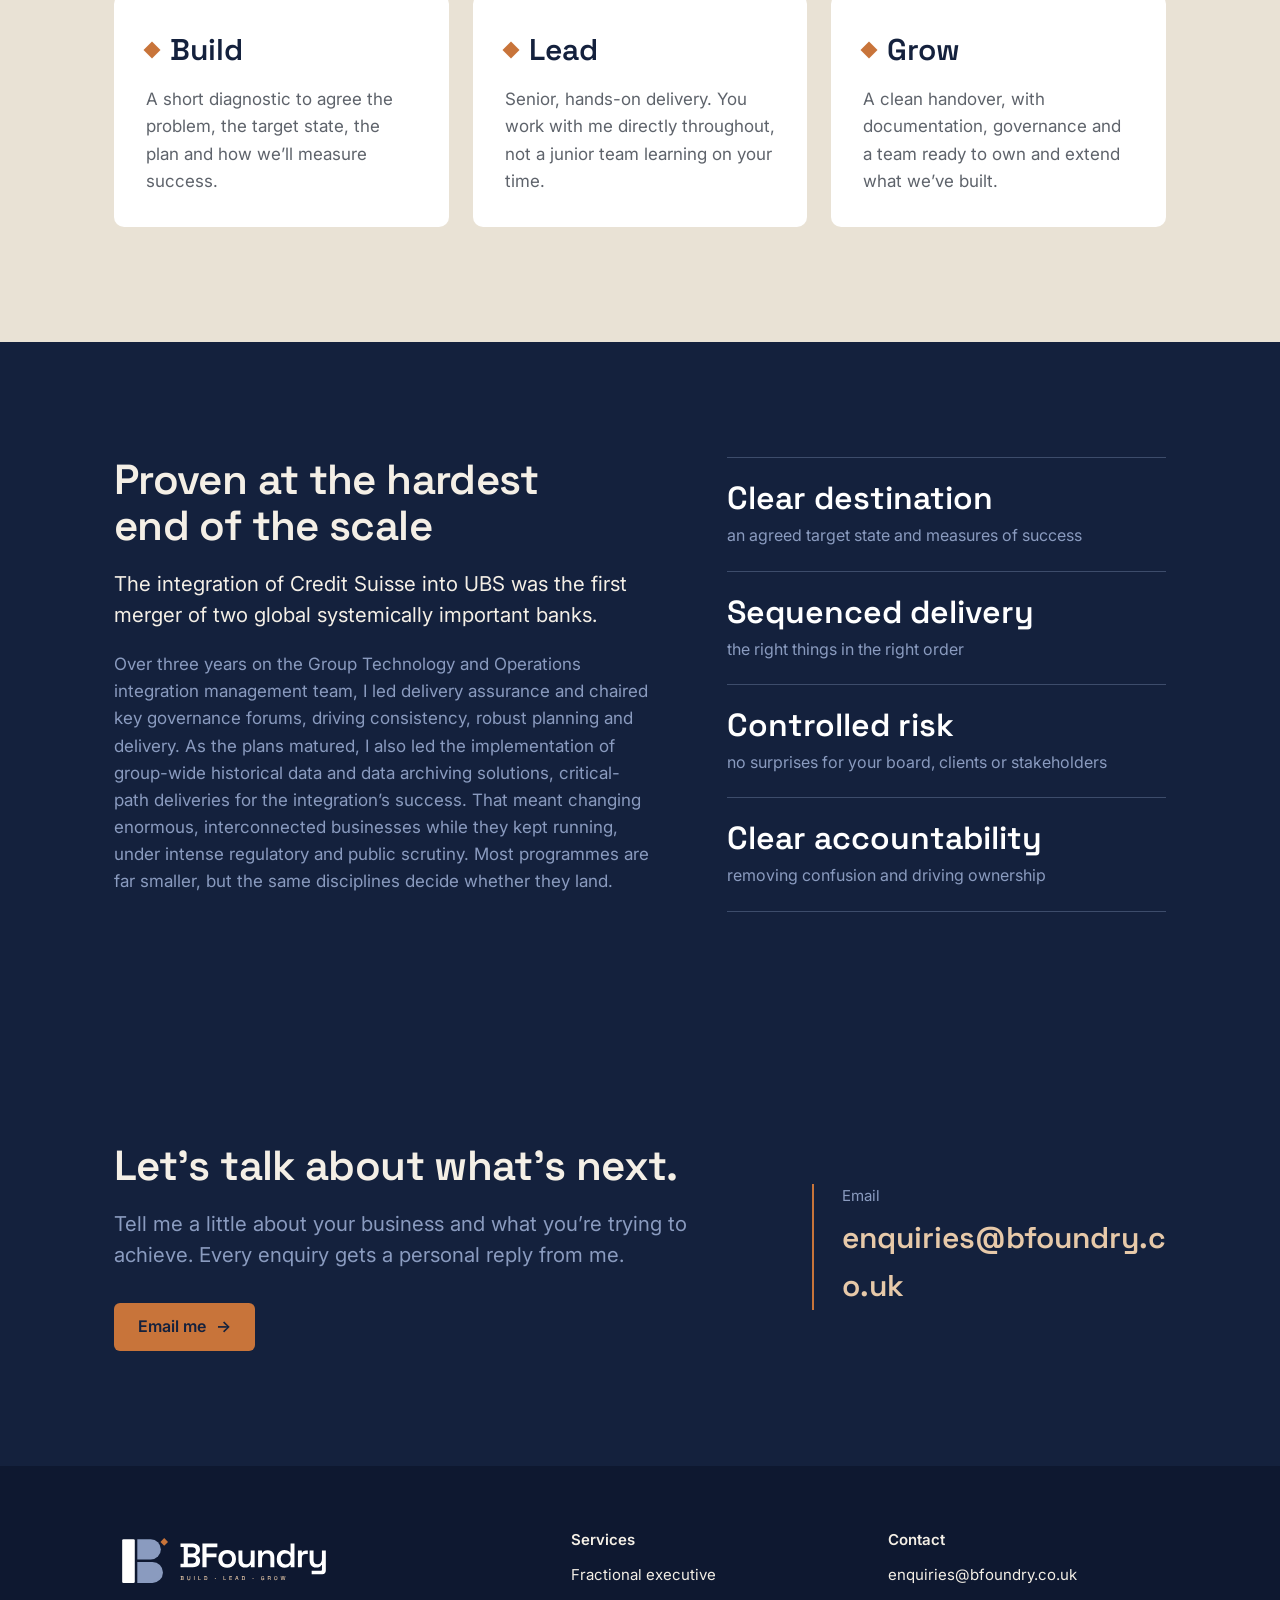
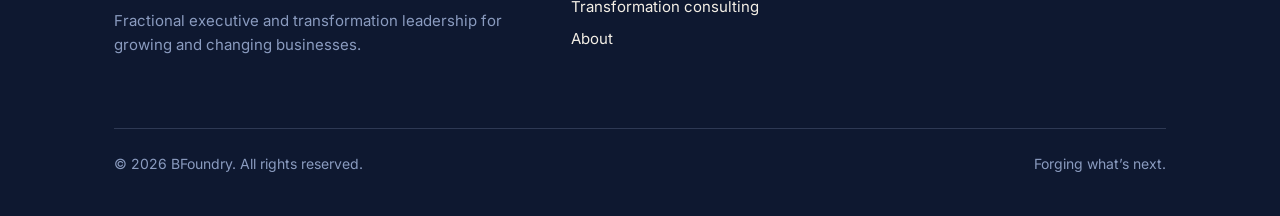
<file: transformation.html>
<!DOCTYPE html>
<html lang="en-GB" class="no-js">
<head>
<meta charset="utf-8">
<meta name="viewport" content="width=device-width, initial-scale=1">
<title>Transformation consulting | BFoundry</title>
<meta name="description" content="Digital process transformation, technology and AI adoption, operating model design and change delivery for growing and established businesses.">
<link rel="canonical" href="https://bfoundry.co.uk/transformation.html">
<meta property="og:type" content="website">
<meta property="og:site_name" content="BFoundry">
<meta property="og:title" content="Transformation consulting | BFoundry">
<meta property="og:description" content="Digital process transformation, technology and AI adoption, operating model design and change delivery for growing and established businesses.">
<meta property="og:url" content="https://bfoundry.co.uk/transformation.html">
<meta property="og:image" content="https://bfoundry.co.uk/assets/img/og-image.png">
<meta name="twitter:card" content="summary_large_image">
<meta name="theme-color" content="#14213D">
<link rel="icon" href="favicon.ico" sizes="any">
<link rel="icon" href="favicon.svg" type="image/svg+xml">
<link rel="apple-touch-icon" href="apple-touch-icon.png">
<link rel="preconnect" href="https://fonts.googleapis.com">
<link rel="preconnect" href="https://fonts.gstatic.com" crossorigin>
<link rel="stylesheet" href="https://fonts.googleapis.com/css2?family=Inter:wght@400;500;600&family=Space+Grotesk:wght@500;600&display=swap">
<link rel="stylesheet" href="assets/css/site.css">
</head>
<body>
<a class="skip" href="#main">Skip to content</a>
<header class="site-header">
  <div class="wrap">
    <a class="brand" href="index.html" aria-label="BFoundry home"><img src="assets/img/logo.svg" alt="BFoundry" width="152" height="42"></a>
    <button class="menu-btn" type="button" aria-expanded="false" aria-controls="site-nav" aria-label="Menu">
      <svg width="24" height="24" viewBox="0 0 24 24" aria-hidden="true"><path d="M3 7h18M3 12h18M3 17h18" stroke="currentColor" stroke-width="2" stroke-linecap="round"/></svg>
    </button>
    <nav class="nav" id="site-nav" aria-label="Main">
      <a href="fractional-executive.html">Fractional executive</a>
      <a href="transformation.html" aria-current="page">Transformation</a>
      <a href="about.html">About</a>
      <a class="btn btn-primary" href="mailto:enquiries@bfoundry.co.uk">Get in touch</a>
    </nav>
  </div>
</header>
<main id="main">
<section class="page-hero dark">
  <div class="wrap">
    <div>
      <p class="crumb"><a href="index.html">Home</a> <span aria-hidden="true">/</span> Transformation consulting</p>
      <h1>Transformation consulting</h1>
      <p class="lede">Focused programmes that change how your business runs, with a clear scope, a clear outcome and senior, hands-on leadership from start to finish.</p>
    </div>
    <svg class="glyph" viewBox="4 1 117 116" aria-hidden="true"><rect x="8" y="8" width="30" height="104" rx="3" fill="#F4EFE6"/><path d="M44 8H76A24 24 0 0 1 76 56H44Z" fill="#8A9BBF"/><path d="M44 62H80A25 25 0 0 1 80 112H44Z" fill="#8A9BBF"/><path d="M108 5L117 14L108 23L99 14Z" fill="#C8743A"/></svg>
  </div>
</section>

<section class="band white">
  <div class="wrap">
    <div class="section-head reveal">
      <h2>Where I can help</h2>
      <p class="lede muted">Programmes are shaped around the outcome you need. Most fall into one or more of these areas.</p>
    </div>
    <div class="services">
      <article class="service reveal" style="background:var(--sand);box-shadow:none">
        <h3>Digital process transformation</h3>
        <p>Map how work really gets done, remove manual steps and redesign processes around modern, connected digital tools.</p>
      </article>
      <article class="service reveal" style="background:var(--sand);box-shadow:none">
        <h3>Technology and AI adoption</h3>
        <p>Rationalise systems and vendors, set a pragmatic technology roadmap, and identify where AI and automation can safely add value.</p>
      </article>
      <article class="service reveal" style="background:var(--sand);box-shadow:none">
        <h3>Operating model and governance</h3>
        <p>Clarify who does what and how decisions get made, with oversight and reporting proportionate to your size and ambitions.</p>
      </article>
      <article class="service reveal" style="background:var(--sand);box-shadow:none">
        <h3>Integration and change delivery</h3>
        <p>Lead complex change, such as integrations, migrations and restructures, through to completion without losing control of risk.</p>
      </article>
    </div>
  </div>
</section>

<section class="band linen">
  <div class="wrap">
    <div class="section-head reveal">
      <h2>What you can expect</h2>
      <p class="lede muted">Build · Lead · Grow, applied to a single programme.</p>
    </div>
    <div class="steps">
      <div class="step reveal"><div class="word">Build</div><p>A short diagnostic to agree the problem, the target state, the plan and how we’ll measure success.</p></div>
      <div class="step reveal"><div class="word">Lead</div><p>Senior, hands-on delivery. You work with me directly throughout, not a junior team learning on your time.</p></div>
      <div class="step reveal"><div class="word">Grow</div><p>A clean handover, with documentation, governance and a team ready to own and extend what we’ve built.</p></div>
    </div>
  </div>
</section>

<section class="band dark">
  <div class="wrap creds">
    <div class="reveal">
      <h2>Proven at the hardest end of the scale</h2>
      <p class="lede">The integration of Credit Suisse into UBS was the first merger of two global systemically important banks.</p>
      <p class="muted">Over three years on the Group Technology and Operations integration management team, I led delivery assurance and chaired key governance forums, driving consistency, robust planning and delivery. As the plans matured, I also led the implementation of group-wide historical data and data archiving solutions, critical-path deliveries for the integration’s success. That meant changing enormous, interconnected businesses while they kept running, under intense regulatory and public scrutiny. Most programmes are far smaller, but the same disciplines decide whether they land.</p>
    </div>
    <dl class="facts reveal">
      <div class="fact"><dt>Clear destination</dt><dd>an agreed target state and measures of success</dd></div>
      <div class="fact"><dt>Sequenced delivery</dt><dd>the right things in the right order</dd></div>
      <div class="fact"><dt>Controlled risk</dt><dd>no surprises for your board, clients or stakeholders</dd></div>
      <div class="fact"><dt>Clear accountability</dt><dd>removing confusion and driving ownership</dd></div>
    </dl>
  </div>
</section>
<section class="band dark cta" id="contact">
  <div class="wrap">
    <div class="reveal">
      <h2>Let’s talk about what’s next.</h2>
      <p class="lede muted">Tell me a little about your business and what you’re trying to achieve. Every enquiry gets a personal reply from me.</p>
      <div class="actions"><a class="btn btn-primary" href="mailto:enquiries@bfoundry.co.uk?subject=Enquiry%20via%20bfoundry.co.uk">Email me <span class="arrow" aria-hidden="true">&rarr;</span></a></div>
    </div>
    <div class="cta-box reveal">
      <p>Email</p>
      <a class="email" href="mailto:enquiries@bfoundry.co.uk">enquiries@bfoundry.co.uk</a>
    </div>
  </div>
</section>
</main>
<footer class="site-footer">
  <div class="wrap">
    <div>
      <img src="assets/img/logo-reversed-descriptor.svg" alt="BFoundry: Build, Lead, Grow" width="220" height="61">
      <p>Fractional executive and transformation leadership for growing and changing businesses.</p>
    </div>
    <div>
      <h4>Services</h4>
      <ul>
        <li><a href="fractional-executive.html">Fractional executive</a></li>
        <li><a href="transformation.html">Transformation consulting</a></li>
        <li><a href="about.html">About</a></li>
      </ul>
    </div>
    <div>
      <h4>Contact</h4>
      <ul>
        <li><a href="mailto:enquiries@bfoundry.co.uk">enquiries@bfoundry.co.uk</a></li>
      </ul>
    </div>
    <div class="legal">
      <span>&copy; <span id="year">2026</span> BFoundry. All rights reserved.</span>
      <span>Forging what’s next.</span>
    </div>
  </div>
</footer>
<script src="assets/js/site.js" defer></script>
</body>
</html>
</file>
<file: assets/css/site.css>
/*
  VOICE   Calm, senior, plain-spoken: an operator talking to a board, not an agency pitching.
  IDEA    The BFoundry mark as structure: a solid spine, two blocks built on it, one copper spark.
  PICTURE Peter's portrait on the midnight field, a copper spine rule beside it and the spark at its corner.
  COLOUR  Sand ground, midnight bands to the edges, midnight tint for structure, copper only as the spark.
  TYPE    Space Grotesk 600 for headings, Inter for body. LAYOUT: full-width bands, 1180px content.
*/

:root {
  --midnight: #14213D;
  --tint: #34497A;
  --copper: #C8743A;
  --copper-deep: #9A5422;
  --sand: #F4EFE6;
  --linen: #E9E2D5;
  --stone: #5E636B;
  --blocks-dark: #8A9BBF;
  --copper-dark: #E7C9A9;
  --white: #FFFFFF;
  --display: "Space Grotesk", Arial, sans-serif;
  --body: "Inter", "Segoe UI", Arial, sans-serif;
  --max: 1180px;
  --radius: 6px;
  color-scheme: light;
}

*, *::before, *::after { box-sizing: border-box; min-width: 0; }
html { scroll-behavior: smooth; scroll-padding-top: 88px; -webkit-text-size-adjust: 100%; }
body {
  margin: 0;
  background: var(--sand);
  color: var(--midnight);
  font: 400 17px/1.6 var(--body);
  overflow-x: clip;
}
img { max-width: 100%; display: block; }
a { color: var(--copper-deep); text-underline-offset: 3px; }
a:hover { color: var(--midnight); }
:focus-visible { outline: 3px solid var(--copper); outline-offset: 3px; border-radius: 2px; }

h1, h2, h3 {
  font-family: var(--display);
  font-weight: 600;
  line-height: 1.08;
  letter-spacing: -0.015em;
  margin: 0 0 0.5em;
  text-wrap: balance;
}
h1 { font-size: clamp(36px, 5.2vw, 60px); }
h2 { font-size: clamp(28px, 3.4vw, 42px); }
h3 { font-size: 22px; line-height: 1.2; }
p { margin: 0 0 1em; max-width: 64ch; }
.lede { font-size: clamp(18px, 1.6vw, 21px); line-height: 1.5; }

.wrap { max-width: var(--max); margin: 0 auto; padding: 0 max(5vw, 20px); }
.band { padding: clamp(64px, 9vw, 120px) 0; }
.band.tight { padding: clamp(48px, 6vw, 80px) 0; }
.band.dark { background: var(--midnight); color: var(--sand); }
.band.dark a:not(.btn) { color: var(--copper-dark); }
.band.linen { background: var(--linen); }
.band.white { background: var(--white); }
.muted { color: var(--stone); }
.dark .muted { color: var(--blocks-dark); }

/* Skip link */
.skip { position: absolute; left: -999px; top: 8px; background: var(--midnight); color: var(--white); padding: 10px 16px; z-index: 100; }
.skip:focus { left: 8px; }

/* Header */
.site-header {
  position: sticky; top: 0; z-index: 50;
  background: rgba(244, 239, 230, 0.92);
  backdrop-filter: saturate(140%) blur(10px);
  border-bottom: 1px solid transparent;
  transition: border-color .2s;
}
.site-header.scrolled { border-bottom-color: var(--linen); }
.site-header .wrap { display: flex; align-items: center; justify-content: space-between; gap: 24px; height: 76px; }
.brand img { width: 152px; height: auto; }
.nav { display: flex; align-items: center; gap: clamp(16px, 2.4vw, 32px); }
.nav a { color: var(--midnight); text-decoration: none; font-weight: 500; font-size: 16px; padding: 10px 0; }
.nav a:hover, .nav a[aria-current="page"] { color: var(--copper-deep); }
.nav a[aria-current="page"] { box-shadow: inset 0 -2px 0 var(--copper); }
.menu-btn { display: none; }

/* Buttons */
.btn {
  display: inline-flex; align-items: center; gap: 10px;
  min-height: 48px; padding: 12px 22px;
  border-radius: var(--radius);
  font: 600 16px/1.2 var(--body);
  text-decoration: none; cursor: pointer;
  border: 2px solid transparent;
  transition: background .15s, color .15s, border-color .15s, transform .15s;
}
.btn:hover { transform: translateY(-1px); }
.btn-primary { background: var(--copper-deep); color: var(--white); }
.btn-primary:hover { background: var(--midnight); color: var(--white); }
.dark .btn-primary { background: var(--copper); color: var(--midnight); }
.dark .btn-primary:hover { background: var(--copper-dark); color: var(--midnight); }
.btn-ghost { border-color: currentColor; color: var(--midnight); }
.dark .btn-ghost { color: var(--sand); }
.btn-ghost:hover { background: var(--midnight); color: var(--sand); border-color: var(--midnight); }
.dark .btn-ghost:hover { background: var(--sand); color: var(--midnight); border-color: var(--sand); }
.nav .btn { padding: 10px 18px; min-height: 44px; color: var(--white); }
.btn .arrow { transition: transform .15s; }
.btn:hover .arrow { transform: translateX(3px); }
.actions { display: flex; flex-wrap: wrap; gap: 14px; margin-top: 32px; }

/* Hero */
.hero { background: var(--midnight); color: var(--sand); overflow: hidden; }
.hero .wrap {
  display: grid;
  grid-template-columns: minmax(0, 1.15fr) minmax(0, 0.85fr);
  gap: clamp(32px, 5vw, 72px);
  align-items: center;
  padding-top: clamp(56px, 7vw, 96px);
  padding-bottom: clamp(56px, 7vw, 96px);
}
.hero h1 { color: var(--white); }
.hero .lede { color: #D9DEE9; }
.hero .tagline { font-family: var(--display); font-weight: 500; color: var(--copper-dark); margin-bottom: 20px; font-size: 18px; }

/* Hero portrait */
.hero-portrait { position: relative; margin: 0 0 0 auto; width: 100%; max-width: 420px; }
.hero-portrait picture { display: block; width: 100%; aspect-ratio: 4 / 5; overflow: hidden; border-radius: 10px; }
.hero-portrait img { display: block; width: 100%; height: 100%; object-fit: cover; object-position: 50% 18%; }
.hero-portrait picture { box-shadow: 0 30px 60px -30px rgba(0,0,0,.6); }
.hero-portrait::before {
  content: ""; position: absolute; left: -18px; top: 28px; bottom: 28px; width: 6px;
  background: var(--copper); border-radius: 3px;
}
.hero-portrait figcaption {
  position: absolute; left: 0; right: 0; bottom: 0;
  padding: 48px 24px 20px;
  border-radius: 0 0 10px 10px;
  background: linear-gradient(to top, rgba(14,24,48,.92), rgba(14,24,48,0));
  display: flex; flex-direction: column; gap: 2px;
}
.hero-portrait figcaption strong { font-family: var(--display); font-weight: 600; font-size: 20px; color: var(--white); }
.hero-portrait figcaption span { font-size: 15px; color: var(--copper-dark); }
.hero-portrait .spark {
  position: absolute; right: -14px; top: -14px; width: 30px; height: 30px;
  background: var(--copper); transform: rotate(45deg);
}
.hero-portrait.animate .spark { animation: spark 1.1s cubic-bezier(.2,.8,.2,1) .35s both; }
@keyframes spark {
  0% { transform: scale(0) rotate(-45deg); opacity: 0; }
  70% { transform: scale(1.2) rotate(52deg); opacity: 1; }
  100% { transform: scale(1) rotate(45deg); opacity: 1; }
}

/* Problem / three columns */
.cols-3 { display: grid; grid-template-columns: repeat(3, minmax(0, 1fr)); gap: clamp(24px, 3vw, 48px); margin-top: 48px; }
.point { border-top: 2px solid var(--midnight); padding-top: 22px; }
.point p { color: var(--stone); margin: 0; }
.dark .point { border-top-color: var(--tint); }
.dark .point p { color: #C9D0DE; }

.section-head { display: grid; grid-template-columns: minmax(0, 1fr) minmax(0, 1fr); gap: clamp(24px, 5vw, 80px); align-items: end; }
.section-head p { margin: 0; }

/* Service cards */
.services { display: grid; grid-template-columns: repeat(2, minmax(0, 1fr)); gap: 24px; margin-top: 48px; }
.service {
  background: var(--white);
  border-radius: 10px;
  padding: clamp(28px, 3.4vw, 44px);
  display: flex; flex-direction: column;
  box-shadow: 0 1px 0 rgba(20,33,61,.06), 0 18px 40px -28px rgba(20,33,61,.35);
}
.service .icon { width: 44px; height: 44px; margin-bottom: 24px; }
.service ul { margin: 8px 0 28px; padding: 0; list-style: none; }
.service li { padding: 10px 0 10px 26px; border-top: 1px solid var(--linen); position: relative; }
.service li::before {
  content: ""; position: absolute; left: 2px; top: 19px;
  width: 8px; height: 8px; background: var(--copper); transform: rotate(45deg);
}
.service .btn { margin-top: auto; align-self: flex-start; }

/* Credentials band */
.creds { display: grid; grid-template-columns: minmax(0, 1.1fr) minmax(0, 0.9fr); gap: clamp(32px, 6vw, 96px); align-items: start; }
.facts { display: grid; gap: 0; margin: 0; }
.fact { padding: 22px 0; border-top: 1px solid rgba(138,155,191,.35); }
.fact:last-child { border-bottom: 1px solid rgba(138,155,191,.35); }
.fact dt { font-family: var(--display); font-size: clamp(24px, 2.6vw, 32px); font-weight: 600; color: var(--white); line-height: 1.15; }
.fact dd { margin: 6px 0 0; color: var(--blocks-dark); font-size: 16px; }

/* Approach: Build · Lead · Grow */
.steps { display: grid; grid-template-columns: repeat(3, minmax(0, 1fr)); gap: 24px; margin-top: 48px; counter-reset: s; }
.step { background: var(--sand); border-radius: 10px; padding: 32px; position: relative; }
.white .step { background: var(--sand); }
.linen .step { background: var(--white); }
.step .word { font-family: var(--display); font-weight: 600; font-size: 30px; display: flex; align-items: center; gap: 12px; margin-bottom: 12px; }
.step .word::before { content: ""; width: 12px; height: 12px; background: var(--copper); transform: rotate(45deg); flex: none; }
.step p { margin: 0; color: var(--stone); }

/* Audience list */
.fit { display: grid; grid-template-columns: repeat(2, minmax(0, 1fr)); gap: 0 48px; margin-top: 40px; padding: 0; list-style: none; }
.fit li { padding: 18px 0 18px 34px; border-top: 1px solid var(--linen); position: relative; }
.fit li::before { content: ""; position: absolute; left: 4px; top: 27px; width: 12px; height: 2px; background: var(--copper-deep); }
.fit li::after { content: ""; position: absolute; left: 12px; top: 23px; width: 6px; height: 6px; border-top: 2px solid var(--copper-deep); border-right: 2px solid var(--copper-deep); transform: rotate(45deg); }

/* CTA */
.cta { text-align: left; }
.cta .wrap { display: grid; grid-template-columns: minmax(0, 1.3fr) minmax(0, 0.7fr); gap: 40px; align-items: center; }
.cta .email { font-family: var(--display); font-size: clamp(22px, 2.6vw, 30px); font-weight: 600; color: var(--white); text-decoration: none; word-break: break-word; }
.cta .email:hover { color: var(--copper-dark); }
.cta-box { border-left: 2px solid var(--copper); padding-left: 28px; }
.cta-box p { margin: 0 0 6px; color: var(--blocks-dark); font-size: 15px; }

/* Page hero (inner pages) */
.page-hero { background: var(--midnight); color: var(--sand); }
.page-hero .wrap { padding-top: clamp(56px, 7vw, 96px); padding-bottom: clamp(56px, 7vw, 96px); display: grid; grid-template-columns: minmax(0, 1.4fr) minmax(0, 0.6fr); gap: 48px; align-items: end; }
.page-hero h1 { color: var(--white); }
.page-hero .lede { color: #D9DEE9; margin-bottom: 0; }
.page-hero .crumb { font-size: 15px; margin-bottom: 18px; }
.page-hero .crumb a { color: var(--copper-dark); text-decoration: none; }
.page-hero .glyph { width: 100%; max-width: 200px; justify-self: end; opacity: .95; }

/* Prose + side column */
.split { display: grid; grid-template-columns: minmax(0, 1fr) minmax(0, 1fr); gap: clamp(32px, 6vw, 96px); }
.split.wide-left { grid-template-columns: minmax(0, 1.4fr) minmax(0, 0.6fr); }
.aside-card { background: var(--white); border-radius: 10px; padding: 32px; align-self: start; position: sticky; top: 100px; }
.aside-card h3 { margin-bottom: 14px; }
.aside-card dl { margin: 0; }
.aside-card dt { font-weight: 600; margin-top: 16px; }
.aside-card dd { margin: 2px 0 0; color: var(--stone); }

/* About portrait */
.portrait { border-radius: 10px; overflow: hidden; background: var(--midnight); aspect-ratio: 4 / 5; }
.portrait img { width: 100%; height: 100%; object-fit: cover; object-position: 50% 20%; }
.timeline { list-style: none; padding: 0; margin: 32px 0 0; }
.timeline li { padding: 20px 0; border-top: 1px solid var(--linen); display: grid; grid-template-columns: 180px minmax(0, 1fr); gap: 24px; }
.timeline strong { font-family: var(--display); font-weight: 600; font-size: 18px; }
.timeline p { margin: 0; color: var(--stone); }

/* Footer */
.site-footer { background: #0E1830; color: var(--blocks-dark); padding: 64px 0 40px; font-size: 15px; }
.site-footer .wrap { display: grid; grid-template-columns: minmax(0, 1.2fr) minmax(0, 0.8fr) minmax(0, 0.8fr); gap: 40px; }
.site-footer img { width: 220px; height: auto; margin-bottom: 18px; }
.site-footer h4 { font: 600 15px/1.3 var(--body); color: var(--sand); margin: 0 0 14px; }
.site-footer ul { list-style: none; padding: 0; margin: 0; }
.site-footer li { margin-bottom: 8px; }
.site-footer a { color: var(--sand); text-decoration: none; }
.site-footer a:hover { color: var(--copper-dark); }
.site-footer .legal { grid-column: 1 / -1; border-top: 1px solid rgba(138,155,191,.25); padding-top: 24px; margin-top: 16px; display: flex; flex-wrap: wrap; justify-content: space-between; gap: 12px; font-size: 14px; }

/* Reveal on scroll */
.reveal { opacity: 0; transform: translateY(18px); transition: opacity .7s ease, transform .7s ease; }
.reveal.in { opacity: 1; transform: none; }
.no-js .reveal { opacity: 1; transform: none; }

@media (prefers-reduced-motion: reduce) {
  html { scroll-behavior: auto; }
  .reveal { opacity: 1; transform: none; transition: none; }
  .hero-portrait.animate .spark { animation: none; }
  .btn, .btn .arrow { transition: none; }
}

/* Tablet */
@media (max-width: 960px) {
  .hero .wrap, .creds, .section-head, .split, .split.wide-left, .cta .wrap, .page-hero .wrap { grid-template-columns: minmax(0, 1fr); }
  .hero-portrait { max-width: 380px; margin: 0 auto; }
  .page-hero .glyph { display: none; }
  .aside-card { position: static; }
  .site-footer .wrap { grid-template-columns: minmax(0, 1fr) minmax(0, 1fr); }
  .site-footer .wrap > :first-child { grid-column: 1 / -1; }
}

/* Mobile */
@media (max-width: 760px) {
  body { font-size: 16px; }
  .menu-btn {
    display: inline-flex; align-items: center; justify-content: center;
    width: 44px; height: 44px; border: 0; background: transparent; color: var(--midnight); cursor: pointer; border-radius: var(--radius);
  }
  .nav {
    position: absolute; top: 76px; left: 0; right: 0;
    flex-direction: column; align-items: stretch; gap: 0;
    background: var(--sand); border-bottom: 1px solid var(--linen);
    padding: 8px max(5vw, 20px) 20px;
    display: none;
  }
  .nav.open { display: flex; }
  .nav a { padding: 14px 0; border-top: 1px solid var(--linen); }
  .nav a[aria-current="page"] { box-shadow: none; }
  .nav .btn { margin-top: 12px; justify-content: center; border-top: 0; }
  .cols-3, .services, .steps, .fit { grid-template-columns: minmax(0, 1fr); }
  .timeline li { grid-template-columns: minmax(0, 1fr); gap: 4px; }
  .hero .wrap { gap: 40px; }
  .hero-portrait { max-width: 320px; }
  .hero-portrait::before { left: -12px; }
  .site-footer .wrap { grid-template-columns: minmax(0, 1fr); }
  .actions .btn { flex: 1 1 100%; justify-content: center; }
}
</file>
